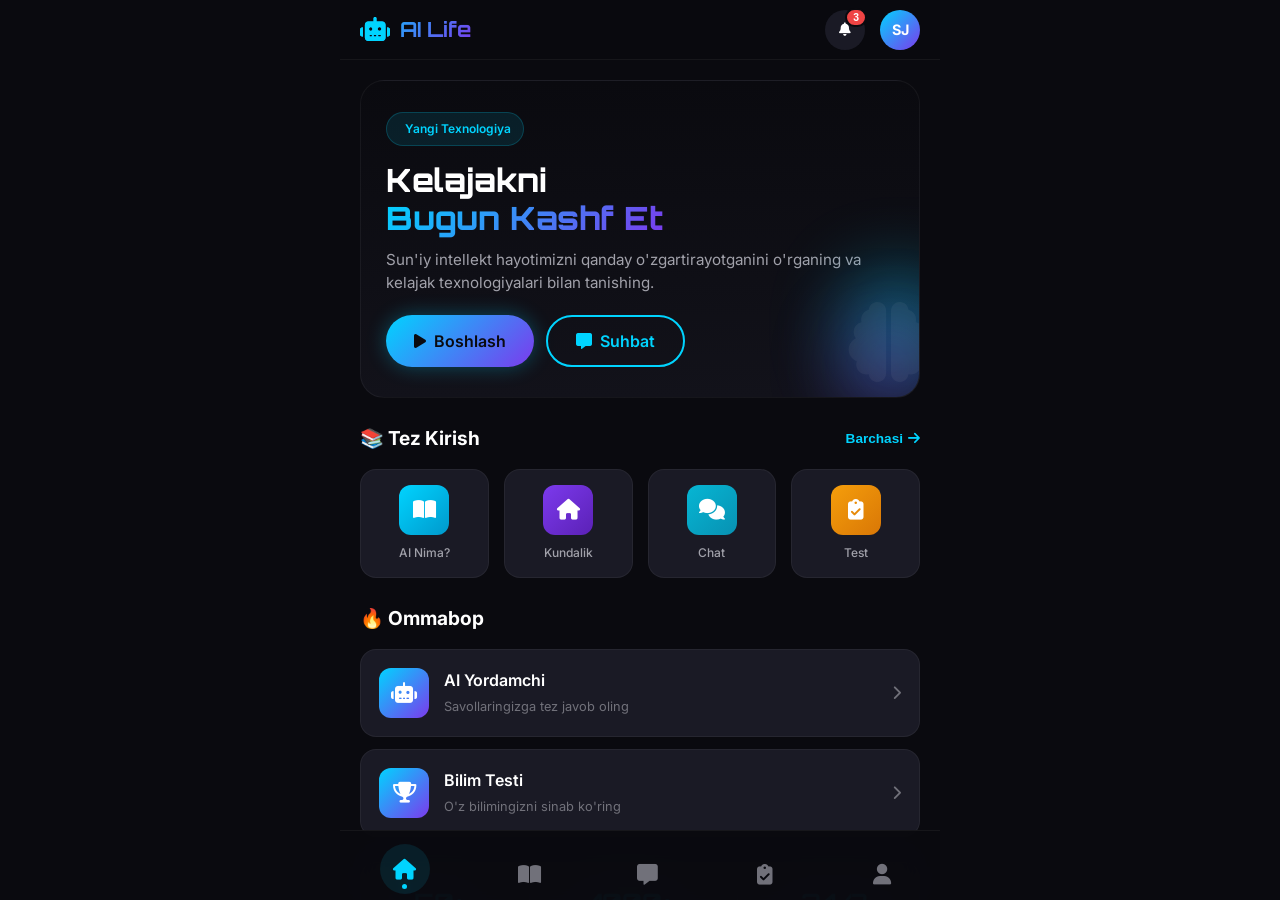
<file: index.html>
<!DOCTYPE html>
<html lang="uz">
<head>
    <meta charset="UTF-8">
    <meta name="viewport" content="width=device-width, initial-scale=1.0, maximum-scale=1.0, user-scalable=no">
    <meta name="theme-color" content="#0a0a0f">
    <meta name="apple-mobile-web-app-capable" content="yes">
    <meta name="apple-mobile-web-app-status-bar-style" content="black-translucent">
    <title>AI Life - Bosh Sahifa</title>
    <link rel="preconnect" href="https://fonts.googleapis.com">
    <link rel="preconnect" href="https://fonts.gstatic.com" crossorigin>
    <link href="https://fonts.googleapis.com/css2?family=Inter:wght@300;400;500;600;700;800&family=Orbitron:wght@400;500;600;700;800;900&display=swap" rel="stylesheet">
    <link rel="stylesheet" href="https://cdnjs.cloudflare.com/ajax/libs/font-awesome/6.4.0/css/all.min.css">
    <link rel="stylesheet" href="style.css">
</head>
<body>
    <div class="app-wrapper">
        <header class="app-header">
            <div class="header-container">
                <div class="header-left">
                    <div class="logo">
                        <i class="fa-solid fa-robot"></i>
                        <span>AI Life</span>
                    </div>
                </div>
                <div class="header-right">
                    <button class="icon-btn notification-btn" onclick="clearNotifications()">
                        <i class="fa-solid fa-bell"></i>
                        <span class="badge">3</span>
                    </button>
                    <div class="user-avatar" onclick="window.location.href='about.html'">
                        <span>SJ</span>
                    </div>
                </div>
            </div>
        </header>

        <main class="main-content">
            <section class="page active">
                <div class="page-container">
                    <div class="hero-section">
                        <div class="hero-badge">
                            <i class="fa-solid fa-sparkles"></i>
                            <span>Yangi Texnologiya</span>
                        </div>
                        <h1 class="hero-title">
                            Kelajakni <br>
                            <span class="gradient-text">Bugun Kashf Et</span>
                        </h1>
                        <p class="hero-description">
                            Sun'iy intellekt hayotimizni qanday o'zgartirayotganini o'rganing va kelajak texnologiyalari bilan tanishing.
                        </p>
                        <div class="hero-actions">
                            <button class="btn btn-primary btn-large" onclick="window.location.href='about-ai.html'">
                                <i class="fa-solid fa-play"></i>
                                Boshlash
                            </button>
                            <button class="btn btn-outline btn-large" onclick="window.location.href='chatbot.html'">
                                <i class="fa-solid fa-message"></i>
                                Suhbat
                            </button>
                        </div>
                        <div class="hero-visual">
                            <div class="glow-circle glow-1"></div>
                            <div class="glow-circle glow-2"></div>
                            <div class="hero-icon">
                                <i class="fa-solid fa-brain"></i>
                            </div>
                        </div>
                    </div>

                    <div class="section">
                        <div class="section-header">
                            <h2 class="section-title">📚 Tez Kirish</h2>
                            <button class="see-all-btn" onclick="window.location.href='about-ai.html'">
                                Barchasi
                                <i class="fa-solid fa-arrow-right"></i>
                            </button>
                        </div>
                        <div class="quick-grid">
                            <div class="quick-card" onclick="window.location.href='about-ai.html'">
                                <div class="quick-icon blue">
                                    <i class="fa-solid fa-book-open"></i>
                                </div>
                                <span class="quick-label">AI Nima?</span>
                            </div>
                            <div class="quick-card" onclick="window.location.href='ai-life.html'">
                                <div class="quick-icon purple">
                                    <i class="fa-solid fa-house"></i>
                                </div>
                                <span class="quick-label">Kundalik</span>
                            </div>
                            <div class="quick-card" onclick="window.location.href='chatbot.html'">
                                <div class="quick-icon cyan">
                                    <i class="fa-solid fa-comments"></i>
                                </div>
                                <span class="quick-label">Chat</span>
                            </div>
                            <div class="quick-card" onclick="window.location.href='test.html'">
                                <div class="quick-icon orange">
                                    <i class="fa-solid fa-clipboard-check"></i>
                                </div>
                                <span class="quick-label">Test</span>
                            </div>
                        </div>
                    </div>

                    <div class="section">
                        <div class="section-header">
                            <h2 class="section-title">🔥 Ommabop</h2>
                        </div>
                        <div class="featured-cards">
                            <div class="featured-card" onclick="window.location.href='chatbot.html'">
                                <div class="featured-icon">
                                    <i class="fa-solid fa-robot"></i>
                                </div>
                                <div class="featured-content">
                                    <h3>AI Yordamchi</h3>
                                    <p>Savollaringizga tez javob oling</p>
                                </div>
                                <div class="featured-arrow">
                                    <i class="fa-solid fa-chevron-right"></i>
                                </div>
                            </div>
                            <div class="featured-card" onclick="window.location.href='test.html'">
                                <div class="featured-icon">
                                    <i class="fa-solid fa-trophy"></i>
                                </div>
                                <div class="featured-content">
                                    <h3>Bilim Testi</h3>
                                    <p>O'z bilimingizni sinab ko'ring</p>
                                </div>
                                <div class="featured-arrow">
                                    <i class="fa-solid fa-chevron-right"></i>
                                </div>
                            </div>
                        </div>
                    </div>

                    <div class="section">
                        <div class="stats-container">
                            <div class="stat-item">
                                <div class="stat-value">50+</div>
                                <div class="stat-label">Mavzular</div>
                            </div>
                            <div class="stat-divider"></div>
                            <div class="stat-item">
                                <div class="stat-value">1000+</div>
                                <div class="stat-label">Foydalanuvchi</div>
                            </div>
                            <div class="stat-divider"></div>
                            <div class="stat-item">
                                <div class="stat-value">24/7</div>
                                <div class="stat-label">Yordam</div>
                            </div>
                        </div>
                    </div>

                    <div class="bottom-spacer"></div>
                </div>
            </section>
        </main>

        <nav class="bottom-nav">
            <div class="nav-item active" onclick="window.location.href='index.html'">
                <div class="nav-icon">
                    <i class="fa-solid fa-house"></i>
                </div>
                <span class="nav-label">Bosh sahifa</span>
            </div>
            <div class="nav-item" onclick="window.location.href='about-ai.html'">
                <div class="nav-icon">
                    <i class="fa-solid fa-book-open"></i>
                </div>
                <span class="nav-label">O'rganish</span>
            </div>
            <div class="nav-item" onclick="window.location.href='chatbot.html'">
                <div class="nav-icon">
                    <i class="fa-solid fa-message"></i>
                </div>
                <span class="nav-label">Chat</span>
            </div>
            <div class="nav-item" onclick="window.location.href='test.html'">
                <div class="nav-icon">
                    <i class="fa-solid fa-clipboard-check"></i>
                </div>
                <span class="nav-label">Test</span>
            </div>
            <div class="nav-item" onclick="window.location.href='about.html'">
                <div class="nav-icon">
                    <i class="fa-solid fa-user"></i>
                </div>
                <span class="nav-label">Profil</span>
            </div>
        </nav>
    </div>
    <script src="script.js"></script>
</body>
</html>
</file>
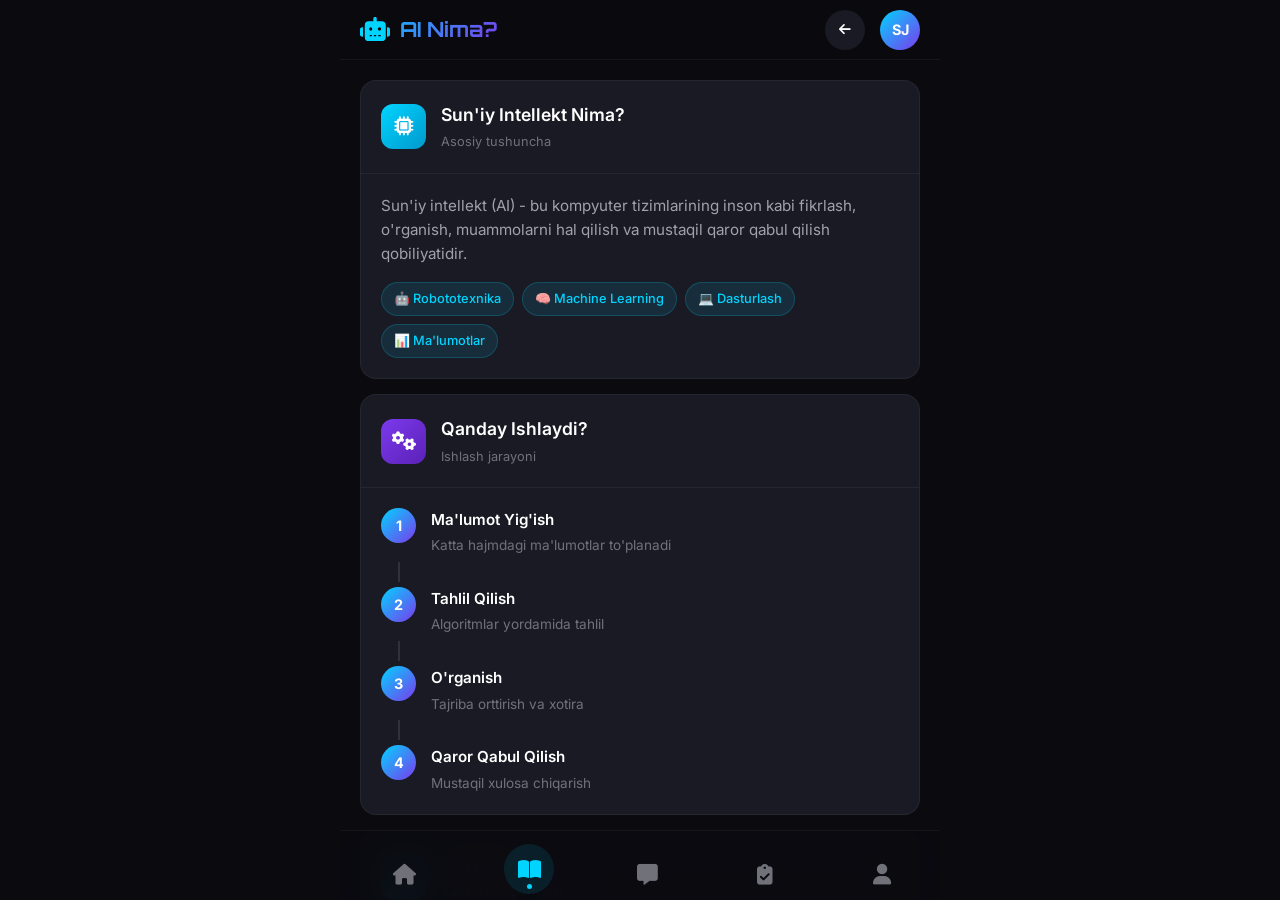
<file: abaut-ai.html>
<!DOCTYPE html>
<html lang="uz">
<head>
    <meta charset="UTF-8">
    <meta name="viewport" content="width=device-width, initial-scale=1.0, maximum-scale=1.0, user-scalable=no">
    <meta name="theme-color" content="#0a0a0f">
    <title>AI Nima? - AI Life</title>
    <link rel="preconnect" href="https://fonts.googleapis.com">
    <link rel="preconnect" href="https://fonts.gstatic.com" crossorigin>
    <link href="https://fonts.googleapis.com/css2?family=Inter:wght@300;400;500;600;700;800&family=Orbitron:wght@400;500;600;700;800;900&display=swap" rel="stylesheet">
    <link rel="stylesheet" href="https://cdnjs.cloudflare.com/ajax/libs/font-awesome/6.4.0/css/all.min.css">
    <link rel="stylesheet" href="style.css">
</head>
<body>
    <div class="app-wrapper">
        <header class="app-header">
            <div class="header-container">
                <div class="header-left">
                    <div class="logo">
                        <i class="fa-solid fa-robot"></i>
                        <span>AI Nima?</span>
                    </div>
                </div>
                <div class="header-right">
                    <button class="icon-btn" onclick="window.location.href='index.html'">
                        <i class="fa-solid fa-arrow-left"></i>
                    </button>
                    <div class="user-avatar" onclick="window.location.href='about.html'">
                        <span>SJ</span>
                    </div>
                </div>
            </div>
        </header>

        <main class="main-content">
            <section class="page active">
                <div class="page-container">
                    <div class="content-card">
                        <div class="card-header">
                            <div class="card-icon-wrapper blue">
                                <i class="fa-solid fa-microchip"></i>
                            </div>
                            <div class="card-title-group">
                                <h3>Sun'iy Intellekt Nima?</h3>
                                <p class="card-subtitle">Asosiy tushuncha</p>
                            </div>
                        </div>
                        <div class="card-body">
                            <p class="card-text">
                                Sun'iy intellekt (AI) - bu kompyuter tizimlarining inson kabi fikrlash, o'rganish, 
                                muammolarni hal qilish va mustaqil qaror qabul qilish qobiliyatidir.
                            </p>
                            <div class="info-tags">
                                <span class="info-tag">🤖 Robototexnika</span>
                                <span class="info-tag">🧠 Machine Learning</span>
                                <span class="info-tag">💻 Dasturlash</span>
                                <span class="info-tag">📊 Ma'lumotlar</span>
                            </div>
                        </div>
                    </div>

                    <div class="content-card">
                        <div class="card-header">
                            <div class="card-icon-wrapper purple">
                                <i class="fa-solid fa-gears"></i>
                            </div>
                            <div class="card-title-group">
                                <h3>Qanday Ishlaydi?</h3>
                                <p class="card-subtitle">Ishlash jarayoni</p>
                            </div>
                        </div>
                        <div class="card-body">
                            <div class="process-flow">
                                <div class="process-step">
                                    <div class="step-number">1</div>
                                    <div class="step-content">
                                        <h4>Ma'lumot Yig'ish</h4>
                                        <p>Katta hajmdagi ma'lumotlar to'planadi</p>
                                    </div>
                                </div>
                                <div class="process-connector"></div>
                                <div class="process-step">
                                    <div class="step-number">2</div>
                                    <div class="step-content">
                                        <h4>Tahlil Qilish</h4>
                                        <p>Algoritmlar yordamida tahlil</p>
                                    </div>
                                </div>
                                <div class="process-connector"></div>
                                <div class="process-step">
                                    <div class="step-number">3</div>
                                    <div class="step-content">
                                        <h4>O'rganish</h4>
                                        <p>Tajriba orttirish va xotira</p>
                                    </div>
                                </div>
                                <div class="process-connector"></div>
                                <div class="process-step">
                                    <div class="step-number">4</div>
                                    <div class="step-content">
                                        <h4>Qaror Qabul Qilish</h4>
                                        <p>Mustaqil xulosa chiqarish</p>
                                    </div>
                                </div>
                            </div>
                        </div>
                    </div>

                    <div class="content-card">
                        <div class="card-header">
                            <div class="card-icon-wrapper cyan">
                                <i class="fa-solid fa-layer-group"></i>
                            </div>
                            <div class="card-title-group">
                                <h3>AI Turlari</h3>
                                <p class="card-subtitle">Asosiy kategoriyalar</p>
                            </div>
                        </div>
                        <div class="card-body">
                            <div class="type-grid">
                                <div class="type-item">
                                    <div class="type-emoji">🎯</div>
                                    <h4>Zaif AI</h4>
                                    <p>Ma'lum bir vazifa uchun (Siri, Alexa)</p>
                                </div>
                                <div class="type-item">
                                    <div class="type-emoji">🚀</div>
                                    <h4>Kuchli AI</h4>
                                    <p>Inson kabi har qanday vazifa (Kelajak)</p>
                                </div>
                                <div class="type-item">
                                    <div class="type-emoji">⭐</div>
                                    <h4>Super AI</h4>
                                    <p>Inson intellektidan ustun (Fantastika)</p>
                                </div>
                            </div>
                        </div>
                    </div>

                    <div class="content-card">
                        <div class="card-header">
                            <div class="card-icon-wrapper orange">
                                <i class="fa-solid fa-lightbulb"></i>
                            </div>
                            <div class="card-title-group">
                                <h3>Qiziqarli Faktlar</h3>
                                <p class="card-subtitle">AI haqida</p>
                            </div>
                        </div>
                        <div class="card-body">
                            <ul class="fact-list">
                                <li>
                                    <i class="fa-solid fa-check-circle"></i>
                                    <span>AI atamasi ilk bor 1956 yilda ishlatilgan</span>
                                </li>
                                <li>
                                    <i class="fa-solid fa-check-circle"></i>
                                    <span>Deep Blue 1997 yilda shaxmat bo'yicha jahon chempionini yutgan</span>
                                </li>
                                <li>
                                    <i class="fa-solid fa-check-circle"></i>
                                    <span>Har kuni 2.5 quintillion bayt ma'lumot yaratiladi</span>
                                </li>
                                <li>
                                    <i class="fa-solid fa-check-circle"></i>
                                    <span>AI tibbiyotda 95% aniqlik bilan tashxis qo'ya oladi</span>
                                </li>
                            </ul>
                        </div>
                    </div>

                    <div class="bottom-spacer"></div>
                </div>
            </section>
        </main>

        <nav class="bottom-nav">
            <div class="nav-item" onclick="window.location.href='index.html'">
                <div class="nav-icon"><i class="fa-solid fa-house"></i></div>
                <span class="nav-label">Bosh sahifa</span>
            </div>
            <div class="nav-item active" onclick="window.location.href='about-ai.html'">
                <div class="nav-icon"><i class="fa-solid fa-book-open"></i></div>
                <span class="nav-label">O'rganish</span>
            </div>
            <div class="nav-item" onclick="window.location.href='chatbot.html'">
                <div class="nav-icon"><i class="fa-solid fa-message"></i></div>
                <span class="nav-label">Chat</span>
            </div>
            <div class="nav-item" onclick="window.location.href='test.html'">
                <div class="nav-icon"><i class="fa-solid fa-clipboard-check"></i></div>
                <span class="nav-label">Test</span>
            </div>
            <div class="nav-item" onclick="window.location.href='about.html'">
                <div class="nav-icon"><i class="fa-solid fa-user"></i></div>
                <span class="nav-label">Profil</span>
            </div>
        </nav>
    </div>
    <script src="script.js"></script>
</body>
</html>
</file>
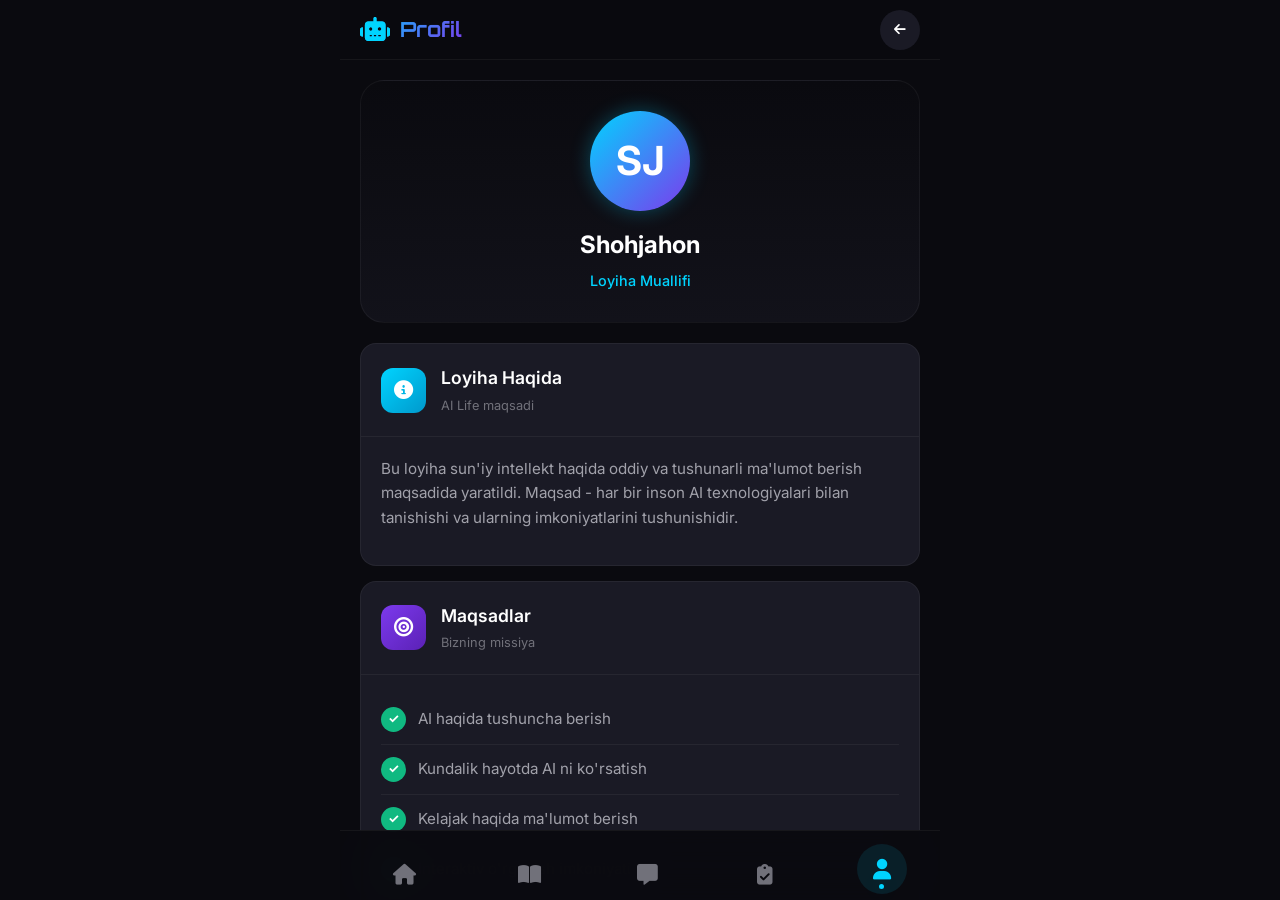
<file: abaut.html>
<!DOCTYPE html>
<html lang="uz">
<head>
    <meta charset="UTF-8">
    <meta name="viewport" content="width=device-width, initial-scale=1.0, maximum-scale=1.0, user-scalable=no">
    <meta name="theme-color" content="#0a0a0f">
    <title>Biz Haqimizda - AI Life</title>
    <link rel="preconnect" href="https://fonts.googleapis.com">
    <link rel="preconnect" href="https://fonts.gstatic.com" crossorigin>
    <link href="https://fonts.googleapis.com/css2?family=Inter:wght@300;400;500;600;700;800&family=Orbitron:wght@400;500;600;700;800;900&display=swap" rel="stylesheet">
    <link rel="stylesheet" href="https://cdnjs.cloudflare.com/ajax/libs/font-awesome/6.4.0/css/all.min.css">
    <link rel="stylesheet" href="style.css">
</head>
<body>
    <div class="app-wrapper">
        <header class="app-header">
            <div class="header-container">
                <div class="header-left">
                    <div class="logo">
                        <i class="fa-solid fa-robot"></i>
                        <span>Profil</span>
                    </div>
                </div>
                <div class="header-right">
                    <button class="icon-btn" onclick="window.location.href='index.html'">
                        <i class="fa-solid fa-arrow-left"></i>
                    </button>
                </div>
            </div>
        </header>

        <main class="main-content">
            <section class="page active">
                <div class="page-container">
                    <div class="profile-header">
                        <div class="profile-avatar">
                            <span>SJ</span>
                        </div>
                        <h2>Shohjahon</h2>
                        <p class="profile-role">Loyiha Muallifi</p>
                    </div>

                    <div class="content-card">
                        <div class="card-header">
                            <div class="card-icon-wrapper blue">
                                <i class="fa-solid fa-circle-info"></i>
                            </div>
                            <div class="card-title-group">
                                <h3>Loyiha Haqida</h3>
                                <p class="card-subtitle">AI Life maqsadi</p>
                            </div>
                        </div>
                        <div class="card-body">
                            <p class="card-text">
                                Bu loyiha sun'iy intellekt haqida oddiy va tushunarli ma'lumot berish 
                                maqsadida yaratildi. Maqsad - har bir inson AI texnologiyalari bilan 
                                tanishishi va ularning imkoniyatlarini tushunishidir.
                            </p>
                        </div>
                    </div>

                    <div class="content-card">
                        <div class="card-header">
                            <div class="card-icon-wrapper purple">
                                <i class="fa-solid fa-bullseye"></i>
                            </div>
                            <div class="card-title-group">
                                <h3>Maqsadlar</h3>
                                <p class="card-subtitle">Bizning missiya</p>
                            </div>
                        </div>
                        <div class="card-body">
                            <ul class="goal-list">
                                <li>
                                    <div class="goal-icon">✓</div>
                                    <div class="goal-text">AI haqida tushuncha berish</div>
                                </li>
                                <li>
                                    <div class="goal-icon">✓</div>
                                    <div class="goal-text">Kundalik hayotda AI ni ko'rsatish</div>
                                </li>
                                <li>
                                    <div class="goal-icon">✓</div>
                                    <div class="goal-text">Kelajak haqida ma'lumot berish</div>
                                </li>
                                <li>
                                    <div class="goal-icon">✓</div>
                                    <div class="goal-text">Interaktiv o'rganish imkoniyati</div>
                                </li>
                            </ul>
                        </div>
                    </div>

                    <div class="content-card">
                        <div class="card-header">
                            <div class="card-icon-wrapper cyan">
                                <i class="fa-solid fa-envelope"></i>
                            </div>
                            <div class="card-title-group">
                                <h3>Aloqa</h3>
                                <p class="card-subtitle">Biz bilan bog'laning</p>
                            </div>
                        </div>
                        <div class="card-body">
                            <div class="contact-list">
                                <div class="contact-item">
                                    <i class="fa-solid fa-envelope"></i>
                                    <span>info@ailife.uz</span>
                                </div>
                                <div class="contact-item">
                                    <i class="fa-solid fa-location-dot"></i>
                                    <span>Toshkent, O'zbekiston</span>
                                </div>
                                <div class="contact-item">
                                    <i class="fa-solid fa-globe"></i>
                                    <span>www.ailife.uz</span>
                                </div>
                            </div>
                            <div class="social-links">
                                <a href="#" class="social-btn"><i class="fa-brands fa-telegram"></i></a>
                                <a href="#" class="social-btn"><i class="fa-brands fa-instagram"></i></a>
                                <a href="#" class="social-btn"><i class="fa-brands fa-youtube"></i></a>
                                <a href="#" class="social-btn"><i class="fa-brands fa-github"></i></a>
                            </div>
                        </div>
                    </div>

                    <div class="quick-grid" style="margin-top: 20px;">
                        <div class="quick-card" onclick="window.location.href='gallery.html'">
                            <div class="quick-icon pink">
                                <i class="fa-solid fa-images"></i>
                            </div>
                            <span class="quick-label">Galereya</span>
                        </div>
                        <div class="quick-card" onclick="window.location.href='future.html'">
                            <div class="quick-icon green">
                                <i class="fa-solid fa-rocket"></i>
                            </div>
                            <span class="quick-label">Kelajak</span>
                        </div>
                    </div>

                    <div class="app-version">
                        <p>Versiya 1.0.0</p>
                        <p>&copy; 2024 AI Life. Barcha huquqlar himoyalangan.</p>
                    </div>

                    <div class="bottom-spacer"></div>
                </div>
            </section>
        </main>

        <nav class="bottom-nav">
            <div class="nav-item" onclick="window.location.href='index.html'">
                <div class="nav-icon"><i class="fa-solid fa-house"></i></div>
                <span class="nav-label">Bosh sahifa</span>
            </div>
            <div class="nav-item" onclick="window.location.href='about-ai.html'">
                <div class="nav-icon"><i class="fa-solid fa-book-open"></i></div>
                <span class="nav-label">O'rganish</span>
            </div>
            <div class="nav-item" onclick="window.location.href='chatbot.html'">
                <div class="nav-icon"><i class="fa-solid fa-message"></i></div>
                <span class="nav-label">Chat</span>
            </div>
            <div class="nav-item" onclick="window.location.href='test.html'">
                <div class="nav-icon"><i class="fa-solid fa-clipboard-check"></i></div>
                <span class="nav-label">Test</span>
            </div>
            <div class="nav-item active" onclick="window.location.href='about.html'">
                <div class="nav-icon"><i class="fa-solid fa-user"></i></div>
                <span class="nav-label">Profil</span>
            </div>
        </nav>
    </div>
    <script src="script.js"></script>
</body>
</html>
</file>
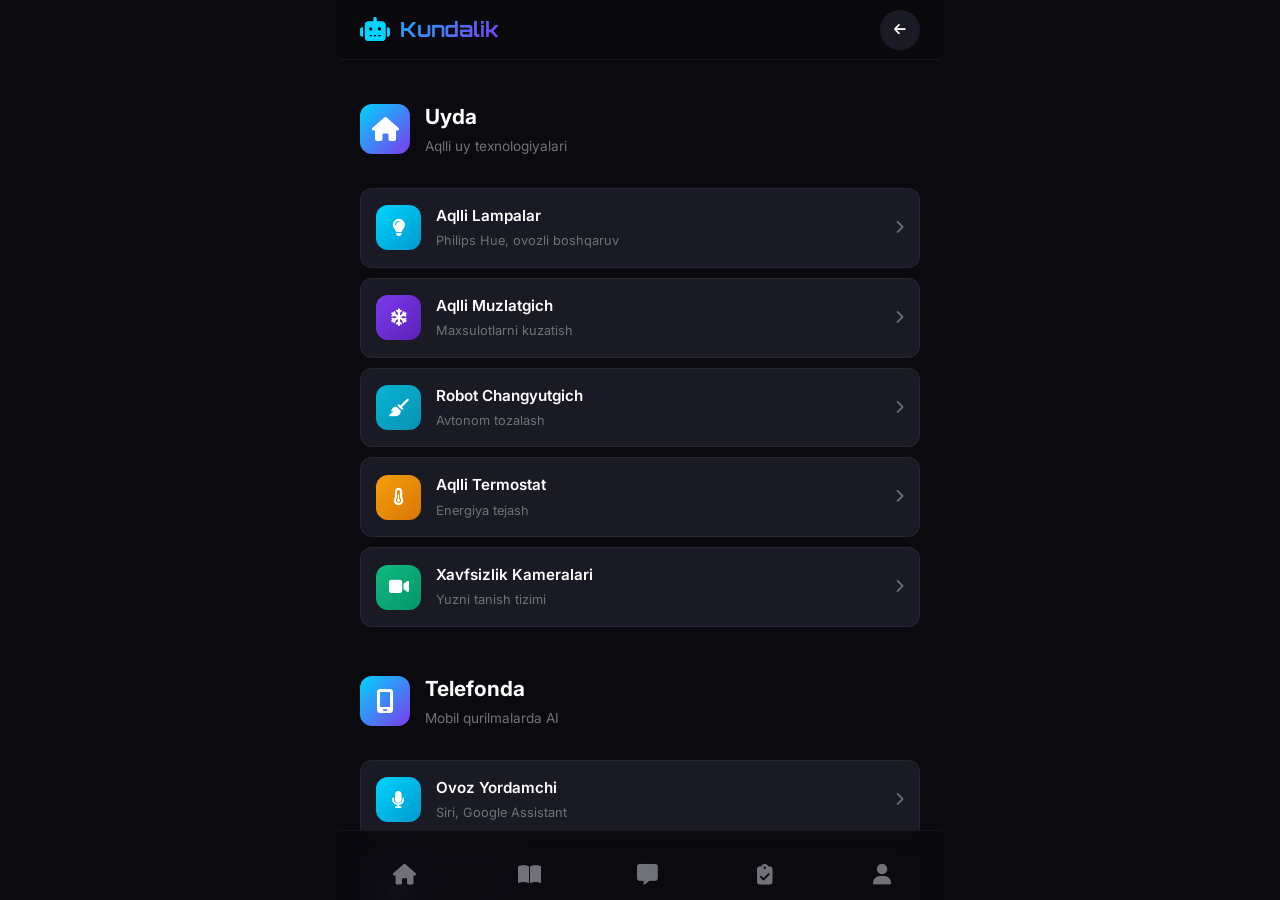
<file: ai-life.html>
<!DOCTYPE html>
<html lang="uz">
<head>
    <meta charset="UTF-8">
    <meta name="viewport" content="width=device-width, initial-scale=1.0, maximum-scale=1.0, user-scalable=no">
    <meta name="theme-color" content="#0a0a0f">
    <title>Kundalik Hayot - AI Life</title>
    <link rel="preconnect" href="https://fonts.googleapis.com">
    <link rel="preconnect" href="https://fonts.gstatic.com" crossorigin>
    <link href="https://fonts.googleapis.com/css2?family=Inter:wght@300;400;500;600;700;800&family=Orbitron:wght@400;500;600;700;800;900&display=swap" rel="stylesheet">
    <link rel="stylesheet" href="https://cdnjs.cloudflare.com/ajax/libs/font-awesome/6.4.0/css/all.min.css">
    <link rel="stylesheet" href="style.css">
</head>
<body>
    <div class="app-wrapper">
        <header class="app-header">
            <div class="header-container">
                <div class="header-left">
                    <div class="logo">
                        <i class="fa-solid fa-robot"></i>
                        <span>Kundalik</span>
                    </div>
                </div>
                <div class="header-right">
                    <button class="icon-btn" onclick="window.location.href='index.html'">
                        <i class="fa-solid fa-arrow-left"></i>
                    </button>
                </div>
            </div>
        </header>

        <main class="main-content">
            <section class="page active">
                <div class="page-container">
                    <div class="category-header">
                        <div class="category-icon">
                            <i class="fa-solid fa-house"></i>
                        </div>
                        <div>
                            <h2>Uyda</h2>
                            <p>Aqlli uy texnologiyalari</p>
                        </div>
                    </div>

                    <div class="feature-list">
                        <div class="feature-item">
                            <div class="feature-icon blue">
                                <i class="fa-solid fa-lightbulb"></i>
                            </div>
                            <div class="feature-content">
                                <h4>Aqlli Lampalar</h4>
                                <p>Philips Hue, ovozli boshqaruv</p>
                            </div>
                            <i class="fa-solid fa-chevron-right feature-arrow"></i>
                        </div>
                        <div class="feature-item">
                            <div class="feature-icon purple">
                                <i class="fa-solid fa-snowflake"></i>
                            </div>
                            <div class="feature-content">
                                <h4>Aqlli Muzlatgich</h4>
                                <p>Maxsulotlarni kuzatish</p>
                            </div>
                            <i class="fa-solid fa-chevron-right feature-arrow"></i>
                        </div>
                        <div class="feature-item">
                            <div class="feature-icon cyan">
                                <i class="fa-solid fa-broom"></i>
                            </div>
                            <div class="feature-content">
                                <h4>Robot Changyutgich</h4>
                                <p>Avtonom tozalash</p>
                            </div>
                            <i class="fa-solid fa-chevron-right feature-arrow"></i>
                        </div>
                        <div class="feature-item">
                            <div class="feature-icon orange">
                                <i class="fa-solid fa-temperature-half"></i>
                            </div>
                            <div class="feature-content">
                                <h4>Aqlli Termostat</h4>
                                <p>Energiya tejash</p>
                            </div>
                            <i class="fa-solid fa-chevron-right feature-arrow"></i>
                        </div>
                        <div class="feature-item">
                            <div class="feature-icon green">
                                <i class="fa-solid fa-video"></i>
                            </div>
                            <div class="feature-content">
                                <h4>Xavfsizlik Kameralari</h4>
                                <p>Yuzni tanish tizimi</p>
                            </div>
                            <i class="fa-solid fa-chevron-right feature-arrow"></i>
                        </div>
                    </div>

                    <div class="category-header">
                        <div class="category-icon">
                            <i class="fa-solid fa-mobile-screen"></i>
                        </div>
                        <div>
                            <h2>Telefonda</h2>
                            <p>Mobil qurilmalarda AI</p>
                        </div>
                    </div>

                    <div class="feature-list">
                        <div class="feature-item">
                            <div class="feature-icon blue">
                                <i class="fa-solid fa-microphone"></i>
                            </div>
                            <div class="feature-content">
                                <h4>Ovoz Yordamchi</h4>
                                <p>Siri, Google Assistant</p>
                            </div>
                            <i class="fa-solid fa-chevron-right feature-arrow"></i>
                        </div>
                        <div class="feature-item">
                            <div class="feature-icon purple">
                                <i class="fa-solid fa-face-smile"></i>
                            </div>
                            <div class="feature-content">
                                <h4>FaceID</h4>
                                <p>Yuzni tanish tizimi</p>
                            </div>
                            <i class="fa-solid fa-chevron-right feature-arrow"></i>
                        </div>
                        <div class="feature-item">
                            <div class="feature-icon cyan">
                                <i class="fa-solid fa-camera"></i>
                            </div>
                            <div class="feature-content">
                                <h4>Kamera AI</h4>
                                <p>Rasm optimallashtirish</p>
                            </div>
                            <i class="fa-solid fa-chevron-right feature-arrow"></i>
                        </div>
                        <div class="feature-item">
                            <div class="feature-icon orange">
                                <i class="fa-solid fa-keyboard"></i>
                            </div>
                            <div class="feature-content">
                                <h4>Ovozli Matn</h4>
                                <p>Ovozni matnga aylantirish</p>
                            </div>
                            <i class="fa-solid fa-chevron-right feature-arrow"></i>
                        </div>
                    </div>

                    <div class="category-header">
                        <div class="category-icon">
                            <i class="fa-solid fa-globe"></i>
                        </div>
                        <div>
                            <h2>Internetda</h2>
                            <p>Onlayn xizmatlarda AI</p>
                        </div>
                    </div>

                    <div class="feature-list">
                        <div class="feature-item">
                            <div class="feature-icon blue">
                                <i class="fa-brands fa-tiktok"></i>
                            </div>
                            <div class="feature-content">
                                <h4>Tavsiya Tizimlari</h4>
                                <p>TikTok, Instagram, YouTube</p>
                            </div>
                            <i class="fa-solid fa-chevron-right feature-arrow"></i>
                        </div>
                        <div class="feature-item">
                            <div class="feature-icon purple">
                                <i class="fa-brands fa-google"></i>
                            </div>
                            <div class="feature-content">
                                <h4>Qidiruv Tizimi</h4>
                                <p>Google qidiruv algoritmlari</p>
                            </div>
                            <i class="fa-solid fa-chevron-right feature-arrow"></i>
                        </div>
                        <div class="feature-item">
                            <div class="feature-icon cyan">
                                <i class="fa-solid fa-comments"></i>
                            </div>
                            <div class="feature-content">
                                <h4>Chatbotlar</h4>
                                <p>Mijozlar xizmati</p>
                            </div>
                            <i class="fa-solid fa-chevron-right feature-arrow"></i>
                        </div>
                        <div class="feature-item">
                            <div class="feature-icon orange">
                                <i class="fa-solid fa-language"></i>
                            </div>
                            <div class="feature-content">
                                <h4>Tarjimon</h4>
                                <p>Google Translate, DeepL</p>
                            </div>
                            <i class="fa-solid fa-chevron-right feature-arrow"></i>
                        </div>
                    </div>

                    <div class="bottom-spacer"></div>
                </div>
            </section>
        </main>

        <nav class="bottom-nav">
            <div class="nav-item" onclick="window.location.href='index.html'">
                <div class="nav-icon"><i class="fa-solid fa-house"></i></div>
                <span class="nav-label">Bosh sahifa</span>
            </div>
            <div class="nav-item" onclick="window.location.href='about-ai.html'">
                <div class="nav-icon"><i class="fa-solid fa-book-open"></i></div>
                <span class="nav-label">O'rganish</span>
            </div>
            <div class="nav-item" onclick="window.location.href='chatbot.html'">
                <div class="nav-icon"><i class="fa-solid fa-message"></i></div>
                <span class="nav-label">Chat</span>
            </div>
            <div class="nav-item" onclick="window.location.href='test.html'">
                <div class="nav-icon"><i class="fa-solid fa-clipboard-check"></i></div>
                <span class="nav-label">Test</span>
            </div>
            <div class="nav-item" onclick="window.location.href='about.html'">
                <div class="nav-icon"><i class="fa-solid fa-user"></i></div>
                <span class="nav-label">Profil</span>
            </div>
        </nav>
    </div>
    <script src="script.js"></script>
</body>
</html>
</file>
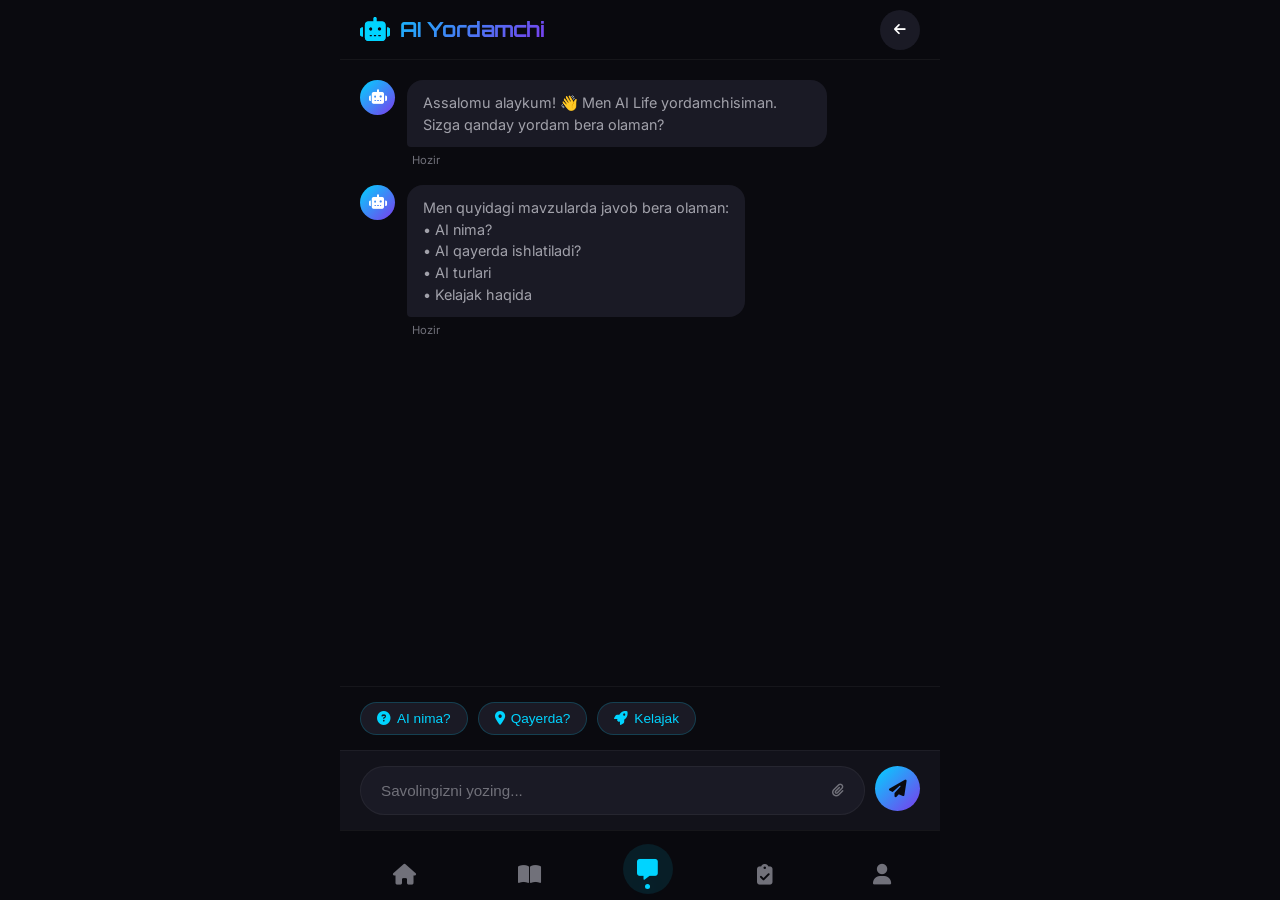
<file: chatbot.html>
<!DOCTYPE html>
<html lang="uz">
<head>
    <meta charset="UTF-8">
    <meta name="viewport" content="width=device-width, initial-scale=1.0, maximum-scale=1.0, user-scalable=no">
    <meta name="theme-color" content="#0a0a0f">
    <title>AI Yordamchi - AI Life</title>
    <link rel="preconnect" href="https://fonts.googleapis.com">
    <link rel="preconnect" href="https://fonts.gstatic.com" crossorigin>
    <link href="https://fonts.googleapis.com/css2?family=Inter:wght@300;400;500;600;700;800&family=Orbitron:wght@400;500;600;700;800;900&display=swap" rel="stylesheet">
    <link rel="stylesheet" href="https://cdnjs.cloudflare.com/ajax/libs/font-awesome/6.4.0/css/all.min.css">
    <link rel="stylesheet" href="style.css">
</head>
<body>
    <div class="app-wrapper">
        <header class="app-header">
            <div class="header-container">
                <div class="header-left">
                    <div class="logo">
                        <i class="fa-solid fa-robot"></i>
                        <span>AI Yordamchi</span>
                    </div>
                </div>
                <div class="header-right">
                    <button class="icon-btn" onclick="window.location.href='index.html'">
                        <i class="fa-solid fa-arrow-left"></i>
                    </button>
                </div>
            </div>
        </header>

        <main class="main-content">
            <section class="page active">
                <div class="chat-container">
                    <div class="chat-window" id="chatWindow">
                        <div class="chat-message bot">
                            <div class="message-avatar">
                                <i class="fa-solid fa-robot"></i>
                            </div>
                            <div class="message-content">
                                <div class="message-bubble">
                                    Assalomu alaykum! 👋 Men AI Life yordamchisiman. Sizga qanday yordam bera olaman?
                                </div>
                                <div class="message-time">Hozir</div>
                            </div>
                        </div>
                        <div class="chat-message bot">
                            <div class="message-avatar">
                                <i class="fa-solid fa-robot"></i>
                            </div>
                            <div class="message-content">
                                <div class="message-bubble">
                                    Men quyidagi mavzularda javob bera olaman:
                                    <br>• AI nima?
                                    <br>• AI qayerda ishlatiladi?
                                    <br>• AI turlari
                                    <br>• Kelajak haqida
                                </div>
                                <div class="message-time">Hozir</div>
                            </div>
                        </div>
                    </div>

                    <div class="chat-suggestions">
                        <button class="suggestion-chip" onclick="quickAsk('AI nima?')">
                            <i class="fa-solid fa-circle-question"></i>
                            AI nima?
                        </button>
                        <button class="suggestion-chip" onclick="quickAsk('AI qayerda ishlatiladi?')">
                            <i class="fa-solid fa-location-dot"></i>
                            Qayerda?
                        </button>
                        <button class="suggestion-chip" onclick="quickAsk('Kelajak qanday bo\'ladi?')">
                            <i class="fa-solid fa-rocket"></i>
                            Kelajak
                        </button>
                    </div>

                    <div class="chat-input-container">
                        <div class="input-wrapper">
                            <input type="text" id="chatInput" placeholder="Savolingizni yozing..." autocomplete="off">
                            <button class="attach-btn">
                                <i class="fa-solid fa-paperclip"></i>
                            </button>
                        </div>
                        <button class="send-btn" onclick="sendChat()">
                            <i class="fa-solid fa-paper-plane"></i>
                        </button>
                    </div>
                </div>
            </section>
        </main>

        <nav class="bottom-nav">
            <div class="nav-item" onclick="window.location.href='index.html'">
                <div class="nav-icon"><i class="fa-solid fa-house"></i></div>
                <span class="nav-label">Bosh sahifa</span>
            </div>
            <div class="nav-item" onclick="window.location.href='about-ai.html'">
                <div class="nav-icon"><i class="fa-solid fa-book-open"></i></div>
                <span class="nav-label">O'rganish</span>
            </div>
            <div class="nav-item active" onclick="window.location.href='chatbot.html'">
                <div class="nav-icon"><i class="fa-solid fa-message"></i></div>
                <span class="nav-label">Chat</span>
            </div>
            <div class="nav-item" onclick="window.location.href='test.html'">
                <div class="nav-icon"><i class="fa-solid fa-clipboard-check"></i></div>
                <span class="nav-label">Test</span>
            </div>
            <div class="nav-item" onclick="window.location.href='about.html'">
                <div class="nav-icon"><i class="fa-solid fa-user"></i></div>
                <span class="nav-label">Profil</span>
            </div>
        </nav>
    </div>
    <script src="script.js"></script>
</body>
</html>
</file>
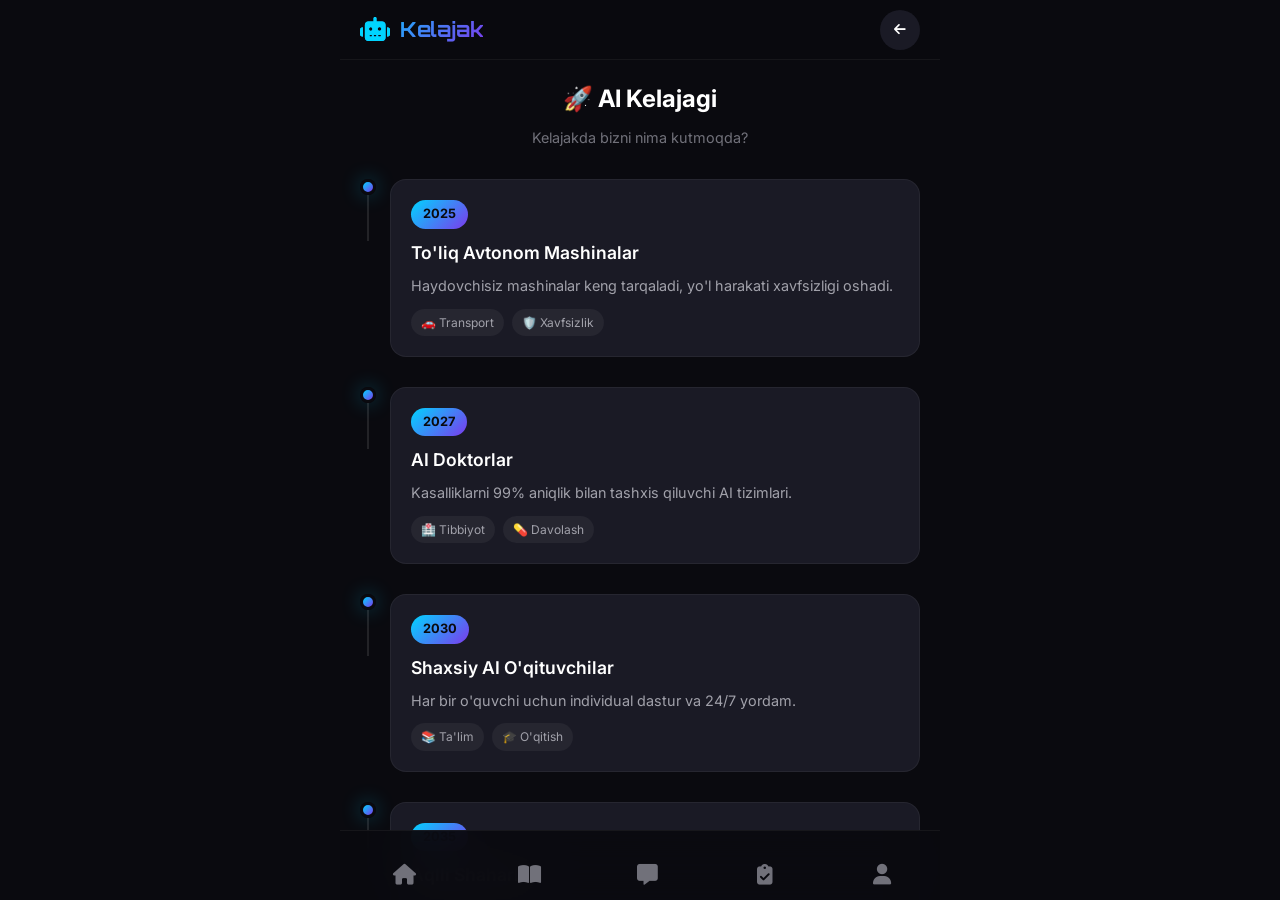
<file: future.html>
<!DOCTYPE html>
<html lang="uz">
<head>
    <meta charset="UTF-8">
    <meta name="viewport" content="width=device-width, initial-scale=1.0, maximum-scale=1.0, user-scalable=no">
    <meta name="theme-color" content="#0a0a0f">
    <title>Kelajak - AI Life</title>
    <link rel="preconnect" href="https://fonts.googleapis.com">
    <link rel="preconnect" href="https://fonts.gstatic.com" crossorigin>
    <link href="https://fonts.googleapis.com/css2?family=Inter:wght@300;400;500;600;700;800&family=Orbitron:wght@400;500;600;700;800;900&display=swap" rel="stylesheet">
    <link rel="stylesheet" href="https://cdnjs.cloudflare.com/ajax/libs/font-awesome/6.4.0/css/all.min.css">
    <link rel="stylesheet" href="style.css">
</head>
<body>
    <div class="app-wrapper">
        <header class="app-header">
            <div class="header-container">
                <div class="header-left">
                    <div class="logo">
                        <i class="fa-solid fa-robot"></i>
                        <span>Kelajak</span>
                    </div>
                </div>
                <div class="header-right">
                    <button class="icon-btn" onclick="window.location.href='index.html'">
                        <i class="fa-solid fa-arrow-left"></i>
                    </button>
                </div>
            </div>
        </header>

        <main class="main-content">
            <section class="page active">
                <div class="page-container">
                    <div class="future-header">
                        <h2>🚀 AI Kelajagi</h2>
                        <p>Kelajakda bizni nima kutmoqda?</p>
                    </div>

                    <div class="timeline">
                        <div class="timeline-item">
                            <div class="timeline-marker">
                                <div class="marker-dot"></div>
                                <div class="marker-line"></div>
                            </div>
                            <div class="timeline-content">
                                <div class="timeline-year">2025</div>
                                <h3>To'liq Avtonom Mashinalar</h3>
                                <p>Haydovchisiz mashinalar keng tarqaladi, yo'l harakati xavfsizligi oshadi.</p>
                                <div class="timeline-tags">
                                    <span class="timeline-tag">🚗 Transport</span>
                                    <span class="timeline-tag">🛡️ Xavfsizlik</span>
                                </div>
                            </div>
                        </div>

                        <div class="timeline-item">
                            <div class="timeline-marker">
                                <div class="marker-dot"></div>
                                <div class="marker-line"></div>
                            </div>
                            <div class="timeline-content">
                                <div class="timeline-year">2027</div>
                                <h3>AI Doktorlar</h3>
                                <p>Kasalliklarni 99% aniqlik bilan tashxis qiluvchi AI tizimlari.</p>
                                <div class="timeline-tags">
                                    <span class="timeline-tag">🏥 Tibbiyot</span>
                                    <span class="timeline-tag">💊 Davolash</span>
                                </div>
                            </div>
                        </div>

                        <div class="timeline-item">
                            <div class="timeline-marker">
                                <div class="marker-dot"></div>
                                <div class="marker-line"></div>
                            </div>
                            <div class="timeline-content">
                                <div class="timeline-year">2030</div>
                                <h3>Shaxsiy AI O'qituvchilar</h3>
                                <p>Har bir o'quvchi uchun individual dastur va 24/7 yordam.</p>
                                <div class="timeline-tags">
                                    <span class="timeline-tag">📚 Ta'lim</span>
                                    <span class="timeline-tag">🎓 O'qitish</span>
                                </div>
                            </div>
                        </div>

                        <div class="timeline-item">
                            <div class="timeline-marker">
                                <div class="marker-dot"></div>
                                <div class="marker-line"></div>
                            </div>
                            <div class="timeline-content">
                                <div class="timeline-year">2035</div>
                                <h3>Aqlli Shaharlar</h3>
                                <p>Transport, energiya va xavfsizlik to'liq avtomatlashadi.</p>
                                <div class="timeline-tags">
                                    <span class="timeline-tag">🏙️ Shahar</span>
                                    <span class="timeline-tag">⚡ Energiya</span>
                                </div>
                            </div>
                        </div>

                        <div class="timeline-item">
                            <div class="timeline-marker">
                                <div class="marker-dot"></div>
                            </div>
                            <div class="timeline-content">
                                <div class="timeline-year">2040+</div>
                                <h3>Inson-AI Integratsiyasi</h3>
                                <p>Texnologiya va inson o'rtasidagi chegaralar yo'qoladi.</p>
                                <div class="timeline-tags">
                                    <span class="timeline-tag">🧬 Biotech</span>
                                    <span class="timeline-tag">🤖 Robotlar</span>
                                </div>
                            </div>
                        </div>
                    </div>

                    <div class="future-quote">
                        <i class="fa-solid fa-quote-left"></i>
                        <p>"Kelajak - bu bugundan boshlanadi. AI bilan birga yangi dunyo quramiz."</p>
                        <i class="fa-solid fa-quote-right"></i>
                    </div>

                    <div class="bottom-spacer"></div>
                </div>
            </section>
        </main>

        <nav class="bottom-nav">
            <div class="nav-item" onclick="window.location.href='index.html'">
                <div class="nav-icon"><i class="fa-solid fa-house"></i></div>
                <span class="nav-label">Bosh sahifa</span>
            </div>
            <div class="nav-item" onclick="window.location.href='about-ai.html'">
                <div class="nav-icon"><i class="fa-solid fa-book-open"></i></div>
                <span class="nav-label">O'rganish</span>
            </div>
            <div class="nav-item" onclick="window.location.href='chatbot.html'">
                <div class="nav-icon"><i class="fa-solid fa-message"></i></div>
                <span class="nav-label">Chat</span>
            </div>
            <div class="nav-item" onclick="window.location.href='test.html'">
                <div class="nav-icon"><i class="fa-solid fa-clipboard-check"></i></div>
                <span class="nav-label">Test</span>
            </div>
            <div class="nav-item" onclick="window.location.href='about.html'">
                <div class="nav-icon"><i class="fa-solid fa-user"></i></div>
                <span class="nav-label">Profil</span>
            </div>
        </nav>
    </div>
    <script src="script.js"></script>
</body>
</html>
</file>
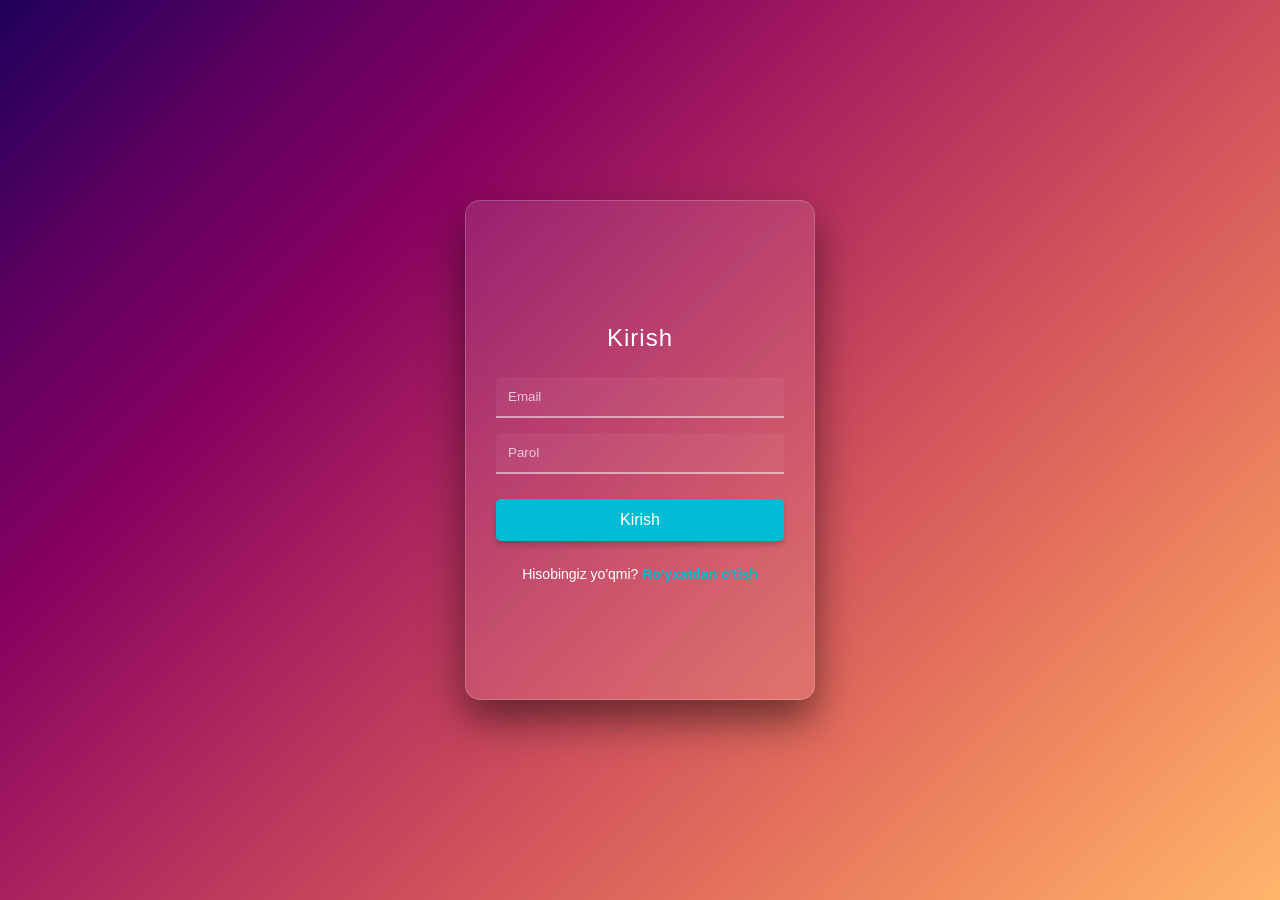
<file: registratsiya.html>
<!DOCTYPE html>
<html lang="uz">
<head>
    <meta charset="UTF-8">
    <meta name="viewport" content="width=device-width, initial-scale=1.0">
    <title>3D Registratsiya / Kirish Shakli</title>
    
    <style>
        /* =================================
           1. CSS STYLING (Boshlanish)
           ================================= */

        /* Asosiy sozlamalar */
        body {
            display: flex;
            justify-content: center;
            align-items: center;
            min-height: 100vh;
            margin: 0;
            font-family: 'Segoe UI', Tahoma, Geneva, Verdana, sans-serif;
            background: linear-gradient(135deg, #1f005c, #5b0060, #870160, #ac255e, #ca485c, #e16b5c, #f39060, #ffb56b); /* Zamonaviy gradient */
            perspective: 1000px; /* 3D effekti uchun asos */
            overflow: hidden; /* Keraksiz scrollni o'chirish */
        }

        /* 3D sahna va kartochka */
        .scene {
            width: 350px;
            height: 500px;
        }

        .card {
            width: 100%;
            height: 100%;
            position: relative;
            transform-style: preserve-3d; /* 3D transformatsiyalarini saqlash */
            transition: transform 0.8s cubic-bezier(0.4, 0.2, 0.2, 1); /* Yumshoqroq aylanma animatsiyasi */
            box-shadow: 0 20px 40px rgba(0, 0, 0, 0.5); /* Chuqurroq soya */
            border-radius: 15px;
        }

        /* Kartochkaning aylanishi */
        .card.is-flipped {
            transform: rotateY(180deg);
        }

        /* Kartochkaning old va orqa tomoni */
        .card-face {
            position: absolute;
            width: 100%;
            height: 100%;
            backface-visibility: hidden; /* Orqa tomonni yashirish */
            display: flex;
            flex-direction: column;
            justify-content: center;
            align-items: center;
            padding: 30px;
            box-sizing: border-box;
            background: rgba(255, 255, 255, 0.1); /* Yarim shaffof (Glassmorphism) */
            border-radius: 15px;
            border: 1px solid rgba(255, 255, 255, 0.2);
            backdrop-filter: blur(10px); /* Orqa fonni xiralashtirish */
            color: #fff;
            text-align: center;
        }

        .card-face-front {
            transform: rotateY(0deg);
        }

        .card-face-back {
            transform: rotateY(180deg);
        }

        /* Shakl elementlari */
        h2 {
            margin-bottom: 25px;
            font-weight: 400;
            letter-spacing: 1px;
        }

        form {
            width: 100%;
            display: flex;
            flex-direction: column;
        }

        input {
            width: 100%;
            padding: 12px;
            margin-bottom: 15px;
            border: none;
            border-bottom: 2px solid rgba(255, 255, 255, 0.5);
            background: rgba(255, 255, 255, 0.05);
            color: #fff;
            border-radius: 5px 5px 0 0;
            box-sizing: border-box;
            transition: border-bottom-color 0.3s, background 0.3s;
        }

        input:focus {
            border-bottom-color: #00bcd4; /* Fokus rangini o'zgartirish */
            background: rgba(255, 255, 255, 0.15);
            outline: none;
        }

        ::placeholder {
            color: rgba(255, 255, 255, 0.7);
        }

        button {
            padding: 12px;
            background: #00bcd4;
            color: #fff;
            border: none;
            border-radius: 5px;
            cursor: pointer;
            font-size: 16px;
            margin-top: 10px;
            transition: background 0.3s, transform 0.1s;
            box-shadow: 0 4px 6px rgba(0, 0, 0, 0.2);
        }

        button:hover {
            background: #00a0b8;
            transform: translateY(-2px);
        }

        p {
            margin-top: 25px;
            font-size: 14px;
        }

        a {
            color: #00bcd4;
            text-decoration: none;
            font-weight: bold;
            transition: color 0.3s;
        }

        a:hover {
            color: #fff;
            text-decoration: underline;
        }
        
        /* =================================
           2. CSS STYLING (Tugadi)
           ================================= */
    </style>
</head>
<body>
    <div class="scene">
        <div class="card" id="card">
            
            <div class="card-face card-face-front">
                <h2>Kirish</h2>
                <form id="loginForm">
                    <input type="email" placeholder="Email" required>
                    <input type="password" placeholder="Parol" required>
                    <button type="submit">Kirish</button>
                </form>
                <p>Hisobingiz yo'qmi? <a href="#" id="showRegister">Ro'yxatdan o'tish</a></p>
            </div>
            
            <div class="card-face card-face-back">
                <h2>Registratsiya</h2>
                <form id="registerForm">
                    <input type="text" placeholder="Ism/Familya" required>
                    <input type="email" placeholder="Email" required>
                    <input type="password" placeholder="Parol" required>
                    <input type="password" placeholder="Parolni takrorlang" required>
                    <button type="submit">Ro'yxatdan o'tish</button>
                </form>
                <p>Hisobingiz bormi? <a href="#" id="showLogin">Kirish</a></p>
            </div>
        </div>
    </div>

    <script>
        // =================================
        // 3. JAVASCRIPT KODI (Boshlanish)
        // =================================
        document.addEventListener('DOMContentLoaded', function() {
            const card = document.getElementById('card');
            const showRegister = document.getElementById('showRegister');
            const showLogin = document.getElementById('showLogin');
            const loginForm = document.getElementById('loginForm');
            const registerForm = document.getElementById('registerForm');

            // Registratsiya shakliga o'tish (kartochkani aylantirish)
            showRegister.addEventListener('click', function(e) {
                e.preventDefault();
                card.classList.add('is-flipped');
            });

            // Kirish shakliga o'tish (kartochkani asl holiga qaytarish)
            showLogin.addEventListener('click', function(e) {
                e.preventDefault();
                card.classList.remove('is-flipped');
            });

            // Kirish shaklini jo'natish (Faqa misol)
            loginForm.addEventListener('submit', function(e) {
                e.preventDefault();
                alert('Kirish ma\'lumotlari jo\'natildi! (Real loyihada ma\'lumotlar serverga yuboriladi)');
                // e.target.reset(); // Shaklni tozalash
            });

            // Registratsiya shaklini jo'natish (Faqa misol)
            registerForm.addEventListener('submit', function(e) {
                e.preventDefault();
                alert('Registratsiya ma\'lumotlari jo\'natildi! (Real loyihada ma\'lumotlar serverga yuboriladi)');
                // e.target.reset(); // Shaklni tozalash
            });
        });
        // =================================
        // 4. JAVASCRIPT KODI (Tugadi)
        // =================================
    </script>
</body>
</html>
</file>
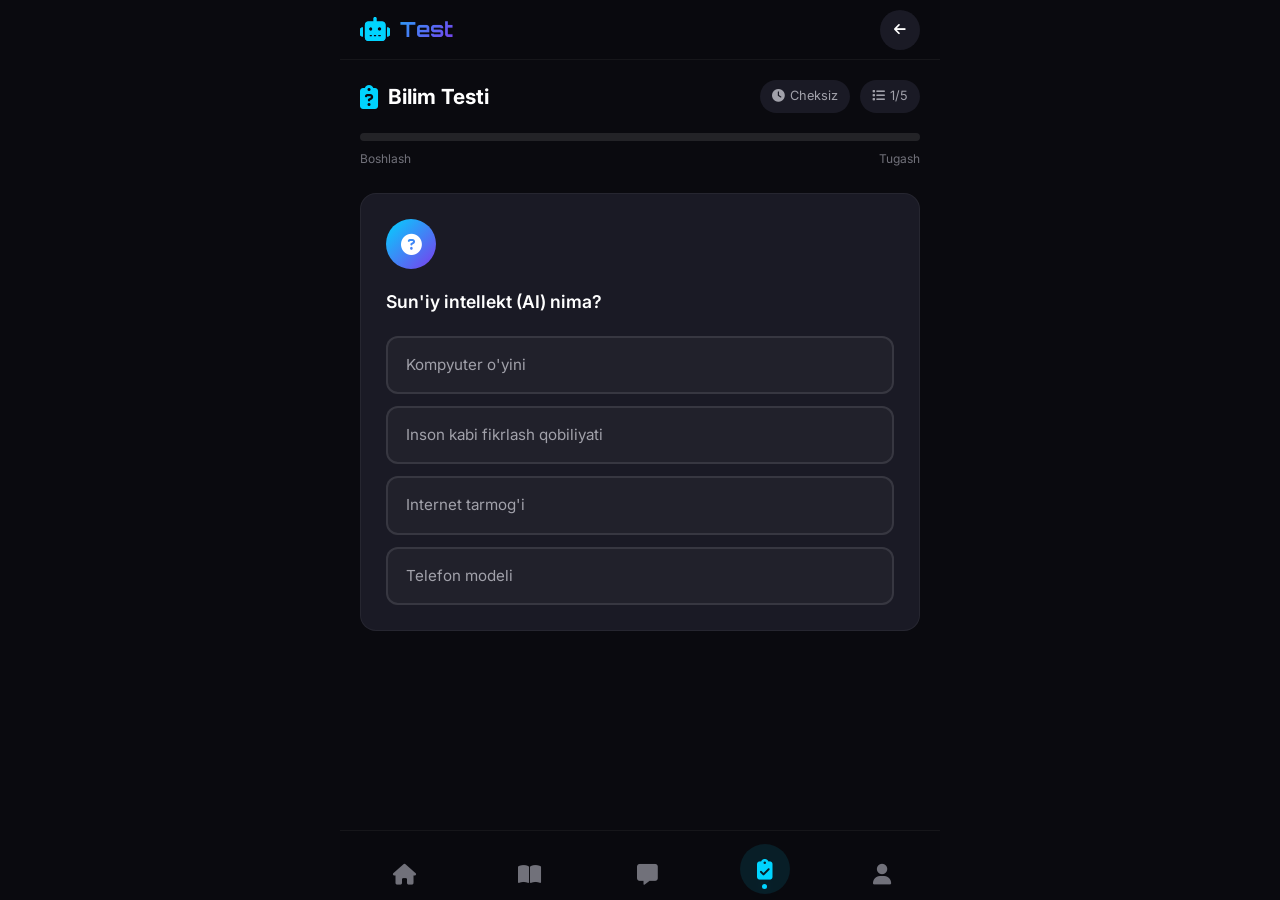
<file: test.html>
<!DOCTYPE html>
<html lang="uz">
<head>
    <meta charset="UTF-8">
    <meta name="viewport" content="width=device-width, initial-scale=1.0, maximum-scale=1.0, user-scalable=no">
    <meta name="theme-color" content="#0a0a0f">
    <title>Test - AI Life</title>
    <link rel="preconnect" href="https://fonts.googleapis.com">
    <link rel="preconnect" href="https://fonts.gstatic.com" crossorigin>
    <link href="https://fonts.googleapis.com/css2?family=Inter:wght@300;400;500;600;700;800&family=Orbitron:wght@400;500;600;700;800;900&display=swap" rel="stylesheet">
    <link rel="stylesheet" href="https://cdnjs.cloudflare.com/ajax/libs/font-awesome/6.4.0/css/all.min.css">
    <link rel="stylesheet" href="style.css">
</head>
<body>
    <div class="app-wrapper">
        <header class="app-header">
            <div class="header-container">
                <div class="header-left">
                    <div class="logo">
                        <i class="fa-solid fa-robot"></i>
                        <span>Test</span>
                    </div>
                </div>
                <div class="header-right">
                    <button class="icon-btn" onclick="window.location.href='index.html'">
                        <i class="fa-solid fa-arrow-left"></i>
                    </button>
                </div>
            </div>
        </header>

        <main class="main-content">
            <section class="page active">
                <div class="page-container">
                    <div class="quiz-header">
                        <div class="quiz-title">
                            <i class="fa-solid fa-clipboard-question"></i>
                            <h2>Bilim Testi</h2>
                        </div>
                        <div class="quiz-info">
                            <div class="info-badge">
                                <i class="fa-solid fa-clock"></i>
                                <span>Cheksiz</span>
                            </div>
                            <div class="info-badge">
                                <i class="fa-solid fa-list"></i>
                                <span id="questionCounter">1/5</span>
                            </div>
                        </div>
                    </div>

                    <div class="progress-container">
                        <div class="progress-bar">
                            <div class="progress-fill" id="quizProgress"></div>
                        </div>
                        <div class="progress-labels">
                            <span>Boshlash</span>
                            <span>Tugash</span>
                        </div>
                    </div>

                    <div id="quizQuestion" class="question-container">
                        <div class="question-card">
                            <div class="question-icon">
                                <i class="fa-solid fa-circle-question"></i>
                            </div>
                            <h3 class="question-text" id="questionText">Savol yuklanmoqda...</h3>
                            <div class="options-container" id="optionsContainer">
                            </div>
                        </div>
                    </div>

                    <div id="quizResult" class="result-container hidden">
                        <div class="result-card">
                            <div class="result-icon-wrapper">
                                <i class="fa-solid fa-trophy"></i>
                            </div>
                            <h2 class="result-title">Natija</h2>
                            <div class="score-display">
                                <span class="score-value" id="scoreValue">0</span>
                                <span class="score-total">/ 5</span>
                            </div>
                            <p class="result-message" id="resultMessage">Natija</p>
                            
                            <div class="result-stats">
                                <div class="stat-box">
                                    <div class="stat-number" id="correctCount">0</div>
                                    <div class="stat-text">To'g'ri</div>
                                </div>
                                <div class="stat-box">
                                    <div class="stat-number" id="wrongCount">0</div>
                                    <div class="stat-text">Xato</div>
                                </div>
                                <div class="stat-box">
                                    <div class="stat-number" id="percentageValue">0%</div>
                                    <div class="stat-text">Foiz</div>
                                </div>
                            </div>

                            <div class="result-actions">
                                <button class="btn btn-primary btn-full" onclick="restartQuiz()">
                                    <i class="fa-solid fa-rotate-right"></i>
                                    Qayta Topshirish
                                </button>
                                <button class="btn btn-outline btn-full" onclick="window.location.href='index.html'">
                                    <i class="fa-solid fa-house"></i>
                                    Bosh Sahifa
                                </button>
                            </div>
                        </div>
                    </div>

                    <div class="bottom-spacer"></div>
                </div>
            </section>
        </main>

        <nav class="bottom-nav">
            <div class="nav-item" onclick="window.location.href='index.html'">
                <div class="nav-icon"><i class="fa-solid fa-house"></i></div>
                <span class="nav-label">Bosh sahifa</span>
            </div>
            <div class="nav-item" onclick="window.location.href='about-ai.html'">
                <div class="nav-icon"><i class="fa-solid fa-book-open"></i></div>
                <span class="nav-label">O'rganish</span>
            </div>
            <div class="nav-item" onclick="window.location.href='chatbot.html'">
                <div class="nav-icon"><i class="fa-solid fa-message"></i></div>
                <span class="nav-label">Chat</span>
            </div>
            <div class="nav-item active" onclick="window.location.href='test.html'">
                <div class="nav-icon"><i class="fa-solid fa-clipboard-check"></i></div>
                <span class="nav-label">Test</span>
            </div>
            <div class="nav-item" onclick="window.location.href='about.html'">
                <div class="nav-icon"><i class="fa-solid fa-user"></i></div>
                <span class="nav-label">Profil</span>
            </div>
        </nav>
    </div>
    <script src="script.js"></script>
</body>
</html>
</file>
<file: style.css>
:root {
    --bg-primary: #0a0a0f;
    --bg-secondary: #12121a;
    --bg-card: #1a1a25;
    --bg-card-hover: #222230;
    --primary: #00d4ff;
    --primary-dark: #0099cc;
    --secondary: #7c3aed;
    --secondary-dark: #5b21b6;
    --accent: #f472b6;
    --success: #10b981;
    --warning: #f59e0b;
    --danger: #ef4444;
    --text-primary: #ffffff;
    --text-secondary: #a1a1aa;
    --text-muted: #71717a;
    --gradient-primary: linear-gradient(135deg, #00d4ff 0%, #7c3aed 100%);
    --gradient-secondary: linear-gradient(135deg, #7c3aed 0%, #f472b6 100%);
    --gradient-dark: linear-gradient(180deg, #0a0a0f 0%, #12121a 100%);
    --shadow-sm: 0 2px 8px rgba(0, 0, 0, 0.3);
    --shadow-md: 0 4px 16px rgba(0, 0, 0, 0.4);
    --shadow-lg: 0 8px 32px rgba(0, 0, 0, 0.5);
    --shadow-glow: 0 0 20px rgba(0, 212, 255, 0.3);
    --shadow-glow-purple: 0 0 20px rgba(124, 58, 237, 0.3);
    --header-height: 60px;
    --nav-height: 70px;
    --safe-area-bottom: env(safe-area-inset-bottom, 0px);
    --radius-sm: 8px;
    --radius-md: 12px;
    --radius-lg: 16px;
    --radius-xl: 24px;
    --radius-full: 9999px;
    --transition-fast: 0.15s ease;
    --transition-normal: 0.3s ease;
    --transition-slow: 0.5s ease;
}

* {
    margin: 0;
    padding: 0;
    box-sizing: border-box;
    -webkit-tap-highlight-color: transparent;
    -webkit-touch-callout: none;
    -webkit-user-select: none;
    user-select: none;
}

html {
    font-size: 16px;
    scroll-behavior: smooth;
}

body {
    font-family: 'Inter', -apple-system, BlinkMacSystemFont, 'Segoe UI', Roboto, sans-serif;
    background: var(--bg-primary);
    color: var(--text-primary);
    line-height: 1.6;
    overflow: hidden;
    height: 100vh;
    width: 100vw;
}

.app-wrapper {
    display: flex;
    flex-direction: column;
    height: 100%;
    max-width: 600px;
    margin: 0 auto;
    background: var(--bg-primary);
    position: relative;
    overflow: hidden;
}

.app-header {
    height: var(--header-height);
    background: rgba(10, 10, 15, 0.95);
    backdrop-filter: blur(20px);
    border-bottom: 1px solid rgba(255, 255, 255, 0.05);
    position: sticky;
    top: 0;
    z-index: 1000;
}

.header-container {
    display: flex;
    justify-content: space-between;
    align-items: center;
    height: 100%;
    padding: 0 20px;
}

.logo {
    display: flex;
    align-items: center;
    gap: 10px;
    font-family: 'Orbitron', sans-serif;
    font-weight: 700;
    font-size: 1.3rem;
    background: var(--gradient-primary);
    -webkit-background-clip: text;
    -webkit-text-fill-color: transparent;
    background-clip: text;
}

.logo i {
    font-size: 1.5rem;
    -webkit-text-fill-color: var(--primary);
}

.header-right {
    display: flex;
    align-items: center;
    gap: 15px;
}

.icon-btn {
    background: var(--bg-card);
    border: none;
    width: 40px;
    height: 40px;
    border-radius: var(--radius-full);
    color: var(--text-primary);
    display: flex;
    align-items: center;
    justify-content: center;
    cursor: pointer;
    position: relative;
    transition: var(--transition-fast);
}

.icon-btn:hover {
    background: var(--bg-card-hover);
}

.icon-btn .badge {
    position: absolute;
    top: -2px;
    right: -2px;
    background: var(--danger);
    color: white;
    font-size: 0.65rem;
    font-weight: 700;
    padding: 2px 6px;
    border-radius: var(--radius-full);
    border: 2px solid var(--bg-primary);
}

.user-avatar {
    width: 40px;
    height: 40px;
    border-radius: var(--radius-full);
    background: var(--gradient-primary);
    display: flex;
    align-items: center;
    justify-content: center;
    font-weight: 700;
    font-size: 0.9rem;
    cursor: pointer;
    transition: var(--transition-fast);
}

.user-avatar:hover {
    transform: scale(1.05);
}

.main-content {
    flex: 1;
    overflow-y: auto;
    overflow-x: hidden;
    scroll-behavior: smooth;
    -webkit-overflow-scrolling: touch;
}

.main-content::-webkit-scrollbar {
    display: none;
}

.page {
    display: none;
    animation: fadeIn 0.4s ease;
    min-height: calc(100vh - var(--header-height) - var(--nav-height));
}

.page.active {
    display: block;
}

@keyframes fadeIn {
    from {
        opacity: 0;
        transform: translateY(10px);
    }
    to {
        opacity: 1;
        transform: translateY(0);
    }
}

.page-container {
    padding: 20px;
    padding-bottom: calc(var(--safe-area-bottom) + 20px);
}

.hero-section {
    background: var(--gradient-dark);
    border-radius: var(--radius-xl);
    padding: 30px 25px;
    margin-bottom: 25px;
    position: relative;
    overflow: hidden;
    border: 1px solid rgba(255, 255, 255, 0.05);
}

.hero-badge {
    display: inline-flex;
    align-items: center;
    gap: 6px;
    background: rgba(0, 212, 255, 0.1);
    color: var(--primary);
    padding: 6px 12px;
    border-radius: var(--radius-full);
    font-size: 0.75rem;
    font-weight: 600;
    margin-bottom: 15px;
    border: 1px solid rgba(0, 212, 255, 0.2);
}

.hero-title {
    font-family: 'Orbitron', sans-serif;
    font-size: 2rem;
    font-weight: 800;
    line-height: 1.2;
    margin-bottom: 12px;
}

.gradient-text {
    background: var(--gradient-primary);
    -webkit-background-clip: text;
    -webkit-text-fill-color: transparent;
    background-clip: text;
}

.hero-description {
    color: var(--text-secondary);
    font-size: 0.95rem;
    margin-bottom: 20px;
    line-height: 1.5;
}

.hero-actions {
    display: flex;
    gap: 12px;
    flex-wrap: wrap;
}

.btn {
    display: inline-flex;
    align-items: center;
    justify-content: center;
    gap: 8px;
    padding: 12px 24px;
    border-radius: var(--radius-full);
    font-weight: 600;
    font-size: 0.9rem;
    cursor: pointer;
    transition: var(--transition-normal);
    border: none;
    font-family: inherit;
}

.btn-primary {
    background: var(--gradient-primary);
    color: var(--bg-primary);
    box-shadow: var(--shadow-glow);
}

.btn-primary:hover {
    transform: translateY(-2px);
    box-shadow: 0 0 30px rgba(0, 212, 255, 0.5);
}

.btn-outline {
    background: transparent;
    color: var(--primary);
    border: 2px solid var(--primary);
}

.btn-outline:hover {
    background: rgba(0, 212, 255, 0.1);
}

.btn-large {
    padding: 14px 28px;
    font-size: 1rem;
}

.btn-full {
    width: 100%;
}

.hero-visual {
    position: absolute;
    right: -30px;
    bottom: -30px;
    width: 150px;
    height: 150px;
}

.glow-circle {
    position: absolute;
    border-radius: 50%;
    filter: blur(40px);
    opacity: 0.5;
    animation: pulse 3s infinite ease-in-out;
}

.glow-1 {
    width: 100px;
    height: 100px;
    background: var(--primary);
    top: 0;
    right: 0;
}

.glow-2 {
    width: 80px;
    height: 80px;
    background: var(--secondary);
    bottom: 20px;
    right: 20px;
    animation-delay: 1s;
}

.hero-icon {
    position: absolute;
    right: 20px;
    bottom: 20px;
    font-size: 5rem;
    color: rgba(255, 255, 255, 0.05);
    animation: float 4s infinite ease-in-out;
}

@keyframes pulse {
    0%, 100% { transform: scale(1); opacity: 0.5; }
    50% { transform: scale(1.1); opacity: 0.7; }
}

@keyframes float {
    0%, 100% { transform: translateY(0); }
    50% { transform: translateY(-10px); }
}

.section {
    margin-bottom: 25px;
}

.section-header {
    display: flex;
    justify-content: space-between;
    align-items: center;
    margin-bottom: 15px;
}

.section-title {
    font-size: 1.2rem;
    font-weight: 700;
}

.see-all-btn {
    background: none;
    border: none;
    color: var(--primary);
    font-size: 0.85rem;
    font-weight: 600;
    cursor: pointer;
    display: flex;
    align-items: center;
    gap: 5px;
    transition: var(--transition-fast);
}

.see-all-btn:hover {
    color: var(--primary-dark);
}

.quick-grid {
    display: grid;
    grid-template-columns: repeat(4, 1fr);
    gap: 15px;
}

.quick-card {
    display: flex;
    flex-direction: column;
    align-items: center;
    gap: 8px;
    padding: 15px 10px;
    background: var(--bg-card);
    border-radius: var(--radius-lg);
    cursor: pointer;
    transition: var(--transition-normal);
    border: 1px solid rgba(255, 255, 255, 0.05);
}

.quick-card:hover {
    background: var(--bg-card-hover);
    transform: translateY(-3px);
    border-color: rgba(0, 212, 255, 0.3);
}

.quick-icon {
    width: 50px;
    height: 50px;
    border-radius: var(--radius-md);
    display: flex;
    align-items: center;
    justify-content: center;
    font-size: 1.3rem;
    color: white;
}

.quick-icon.blue { background: linear-gradient(135deg, #00d4ff, #0099cc); }
.quick-icon.purple { background: linear-gradient(135deg, #7c3aed, #5b21b6); }
.quick-icon.cyan { background: linear-gradient(135deg, #06b6d4, #0891b2); }
.quick-icon.orange { background: linear-gradient(135deg, #f59e0b, #d97706); }
.quick-icon.pink { background: linear-gradient(135deg, #f472b6, #db2777); }
.quick-icon.green { background: linear-gradient(135deg, #10b981, #059669); }

.quick-label {
    font-size: 0.75rem;
    font-weight: 500;
    color: var(--text-secondary);
    text-align: center;
}

.featured-cards {
    display: flex;
    flex-direction: column;
    gap: 12px;
}

.featured-card {
    display: flex;
    align-items: center;
    gap: 15px;
    padding: 18px;
    background: var(--bg-card);
    border-radius: var(--radius-lg);
    cursor: pointer;
    transition: var(--transition-normal);
    border: 1px solid rgba(255, 255, 255, 0.05);
}

.featured-card:hover {
    background: var(--bg-card-hover);
    border-color: rgba(0, 212, 255, 0.3);
}

.featured-icon {
    width: 50px;
    height: 50px;
    border-radius: var(--radius-md);
    background: var(--gradient-primary);
    display: flex;
    align-items: center;
    justify-content: center;
    font-size: 1.3rem;
    color: white;
    flex-shrink: 0;
}

.featured-content {
    flex: 1;
}

.featured-content h3 {
    font-size: 1rem;
    font-weight: 600;
    margin-bottom: 4px;
}

.featured-content p {
    font-size: 0.8rem;
    color: var(--text-muted);
}

.featured-arrow {
    color: var(--text-muted);
    font-size: 0.9rem;
}

.stats-container {
    display: flex;
    justify-content: space-around;
    align-items: center;
    padding: 20px;
    background: var(--bg-card);
    border-radius: var(--radius-lg);
    border: 1px solid rgba(255, 255, 255, 0.05);
}

.stat-item {
    text-align: center;
}

.stat-value {
    font-family: 'Orbitron', sans-serif;
    font-size: 1.5rem;
    font-weight: 700;
    color: var(--primary);
    margin-bottom: 5px;
}

.stat-label {
    font-size: 0.75rem;
    color: var(--text-muted);
}

.stat-divider {
    width: 1px;
    height: 40px;
    background: rgba(255, 255, 255, 0.1);
}

.content-card {
    background: var(--bg-card);
    border-radius: var(--radius-lg);
    margin-bottom: 15px;
    border: 1px solid rgba(255, 255, 255, 0.05);
    overflow: hidden;
}

.card-header {
    display: flex;
    align-items: center;
    gap: 15px;
    padding: 20px;
    border-bottom: 1px solid rgba(255, 255, 255, 0.05);
}

.card-icon-wrapper {
    width: 45px;
    height: 45px;
    border-radius: var(--radius-md);
    display: flex;
    align-items: center;
    justify-content: center;
    font-size: 1.2rem;
    color: white;
    flex-shrink: 0;
}

.card-icon-wrapper.blue { background: linear-gradient(135deg, #00d4ff, #0099cc); }
.card-icon-wrapper.purple { background: linear-gradient(135deg, #7c3aed, #5b21b6); }
.card-icon-wrapper.cyan { background: linear-gradient(135deg, #06b6d4, #0891b2); }
.card-icon-wrapper.orange { background: linear-gradient(135deg, #f59e0b, #d97706); }

.card-title-group h3 {
    font-size: 1.1rem;
    font-weight: 600;
    margin-bottom: 3px;
}

.card-subtitle {
    font-size: 0.8rem;
    color: var(--text-muted);
}

.card-body {
    padding: 20px;
}

.card-text {
    color: var(--text-secondary);
    font-size: 0.95rem;
    line-height: 1.6;
    margin-bottom: 15px;
}

.info-tags {
    display: flex;
    flex-wrap: wrap;
    gap: 8px;
}

.info-tag {
    background: rgba(0, 212, 255, 0.1);
    color: var(--primary);
    padding: 6px 12px;
    border-radius: var(--radius-full);
    font-size: 0.8rem;
    font-weight: 500;
    border: 1px solid rgba(0, 212, 255, 0.2);
}

.process-flow {
    display: flex;
    flex-direction: column;
    gap: 0;
}

.process-step {
    display: flex;
    align-items: flex-start;
    gap: 15px;
}

.step-number {
    width: 35px;
    height: 35px;
    border-radius: var(--radius-full);
    background: var(--gradient-primary);
    display: flex;
    align-items: center;
    justify-content: center;
    font-weight: 700;
    font-size: 0.9rem;
    flex-shrink: 0;
}

.step-content h4 {
    font-size: 0.95rem;
    font-weight: 600;
    margin-bottom: 3px;
}

.step-content p {
    font-size: 0.85rem;
    color: var(--text-muted);
}

.process-connector {
    width: 2px;
    height: 20px;
    background: rgba(255, 255, 255, 0.1);
    margin: 5px 0 5px 17px;
}

.type-grid {
    display: grid;
    grid-template-columns: repeat(3, 1fr);
    gap: 12px;
}

.type-item {
    text-align: center;
    padding: 15px 10px;
    background: rgba(255, 255, 255, 0.03);
    border-radius: var(--radius-md);
    border: 1px solid rgba(255, 255, 255, 0.05);
}

.type-emoji {
    font-size: 2rem;
    margin-bottom: 8px;
}

.type-item h4 {
    font-size: 0.85rem;
    font-weight: 600;
    margin-bottom: 5px;
}

.type-item p {
    font-size: 0.7rem;
    color: var(--text-muted);
    line-height: 1.4;
}

.fact-list {
    list-style: none;
}

.fact-list li {
    display: flex;
    align-items: flex-start;
    gap: 12px;
    padding: 10px 0;
    border-bottom: 1px solid rgba(255, 255, 255, 0.05);
}

.fact-list li:last-child {
    border-bottom: none;
}

.fact-list i {
    color: var(--success);
    font-size: 1rem;
    margin-top: 2px;
    flex-shrink: 0;
}

.fact-list span {
    font-size: 0.9rem;
    color: var(--text-secondary);
}

.category-header {
    display: flex;
    align-items: center;
    gap: 15px;
    padding: 20px 0;
    margin-bottom: 10px;
}

.category-icon {
    width: 50px;
    height: 50px;
    border-radius: var(--radius-md);
    background: var(--gradient-primary);
    display: flex;
    align-items: center;
    justify-content: center;
    font-size: 1.5rem;
    color: white;
    flex-shrink: 0;
}

.category-header h2 {
    font-size: 1.3rem;
    font-weight: 700;
    margin-bottom: 3px;
}

.category-header p {
    font-size: 0.85rem;
    color: var(--text-muted);
}

.feature-list {
    display: flex;
    flex-direction: column;
    gap: 10px;
    margin-bottom: 25px;
}

.feature-item {
    display: flex;
    align-items: center;
    gap: 15px;
    padding: 15px;
    background: var(--bg-card);
    border-radius: var(--radius-md);
    cursor: pointer;
    transition: var(--transition-fast);
    border: 1px solid rgba(255, 255, 255, 0.05);
}

.feature-item:hover {
    background: var(--bg-card-hover);
    border-color: rgba(0, 212, 255, 0.2);
}

.feature-icon {
    width: 45px;
    height: 45px;
    border-radius: var(--radius-md);
    display: flex;
    align-items: center;
    justify-content: center;
    font-size: 1.1rem;
    color: white;
    flex-shrink: 0;
}

.feature-icon.blue { background: linear-gradient(135deg, #00d4ff, #0099cc); }
.feature-icon.purple { background: linear-gradient(135deg, #7c3aed, #5b21b6); }
.feature-icon.cyan { background: linear-gradient(135deg, #06b6d4, #0891b2); }
.feature-icon.orange { background: linear-gradient(135deg, #f59e0b, #d97706); }
.feature-icon.green { background: linear-gradient(135deg, #10b981, #059669); }

.feature-content {
    flex: 1;
}

.feature-content h4 {
    font-size: 0.95rem;
    font-weight: 600;
    margin-bottom: 3px;
}

.feature-content p {
    font-size: 0.8rem;
    color: var(--text-muted);
}

.feature-arrow {
    color: var(--text-muted);
    font-size: 0.85rem;
}

.chat-container {
    display: flex;
    flex-direction: column;
    height: calc(100vh - var(--header-height) - var(--nav-height));
    padding: 0;
}

.chat-window {
    flex: 1;
    overflow-y: auto;
    padding: 20px;
    display: flex;
    flex-direction: column;
    gap: 15px;
}

.chat-message {
    display: flex;
    gap: 12px;
    animation: messageSlide 0.3s ease;
}

@keyframes messageSlide {
    from {
        opacity: 0;
        transform: translateY(10px);
    }
    to {
        opacity: 1;
        transform: translateY(0);
    }
}

.chat-message.bot {
    align-items: flex-start;
}

.chat-message.user {
    flex-direction: row-reverse;
    align-items: flex-end;
}

.message-avatar {
    width: 35px;
    height: 35px;
    border-radius: var(--radius-full);
    background: var(--gradient-primary);
    display: flex;
    align-items: center;
    justify-content: center;
    font-size: 0.9rem;
    color: white;
    flex-shrink: 0;
}

.message-content {
    max-width: 75%;
}

.message-bubble {
    background: var(--bg-card);
    padding: 12px 16px;
    border-radius: var(--radius-lg);
    font-size: 0.9rem;
    line-height: 1.5;
    color: var(--text-secondary);
}

.chat-message.user .message-bubble {
    background: var(--gradient-primary);
    color: var(--bg-primary);
    border-bottom-right-radius: 4px;
}

.chat-message.bot .message-bubble {
    border-bottom-left-radius: 4px;
}

.message-time {
    font-size: 0.7rem;
    color: var(--text-muted);
    margin-top: 5px;
    padding: 0 5px;
}

.chat-suggestions {
    display: flex;
    gap: 10px;
    padding: 15px 20px;
    overflow-x: auto;
    border-top: 1px solid rgba(255, 255, 255, 0.05);
}

.chat-suggestions::-webkit-scrollbar {
    display: none;
}

.suggestion-chip {
    background: var(--bg-card);
    border: 1px solid rgba(0, 212, 255, 0.2);
    color: var(--primary);
    padding: 8px 16px;
    border-radius: var(--radius-full);
    font-size: 0.85rem;
    font-weight: 500;
    cursor: pointer;
    white-space: nowrap;
    display: flex;
    align-items: center;
    gap: 6px;
    transition: var(--transition-fast);
}

.suggestion-chip:hover {
    background: rgba(0, 212, 255, 0.1);
}

.chat-input-container {
    display: flex;
    gap: 10px;
    padding: 15px 20px;
    background: var(--bg-secondary);
    border-top: 1px solid rgba(255, 255, 255, 0.05);
}

.input-wrapper {
    flex: 1;
    display: flex;
    align-items: center;
    background: var(--bg-card);
    border-radius: var(--radius-full);
    padding: 5px 15px;
    border: 1px solid rgba(255, 255, 255, 0.05);
}

.input-wrapper input {
    flex: 1;
    background: none;
    border: none;
    padding: 10px 5px;
    color: var(--text-primary);
    font-size: 0.95rem;
    outline: none;
}

.input-wrapper input::placeholder {
    color: var(--text-muted);
}

.attach-btn {
    background: none;
    border: none;
    color: var(--text-muted);
    cursor: pointer;
    padding: 5px;
}

.send-btn {
    width: 45px;
    height: 45px;
    border-radius: var(--radius-full);
    background: var(--gradient-primary);
    border: none;
    color: var(--bg-primary);
    font-size: 1.1rem;
    cursor: pointer;
    display: flex;
    align-items: center;
    justify-content: center;
    transition: var(--transition-fast);
}

.send-btn:hover {
    transform: scale(1.05);
}

.send-btn:active {
    transform: scale(0.95);
}

.quiz-header {
    display: flex;
    justify-content: space-between;
    align-items: center;
    margin-bottom: 20px;
}

.quiz-title {
    display: flex;
    align-items: center;
    gap: 10px;
}

.quiz-title i {
    font-size: 1.5rem;
    color: var(--primary);
}

.quiz-title h2 {
    font-size: 1.3rem;
    font-weight: 700;
}

.quiz-info {
    display: flex;
    gap: 10px;
}

.info-badge {
    background: var(--bg-card);
    padding: 6px 12px;
    border-radius: var(--radius-full);
    font-size: 0.8rem;
    display: flex;
    align-items: center;
    gap: 5px;
    color: var(--text-secondary);
}

.progress-container {
    margin-bottom: 25px;
}

.progress-bar {
    height: 8px;
    background: rgba(255, 255, 255, 0.1);
    border-radius: var(--radius-full);
    overflow: hidden;
    margin-bottom: 8px;
}

.progress-fill {
    height: 100%;
    background: var(--gradient-primary);
    border-radius: var(--radius-full);
    transition: width 0.5s ease;
    width: 0%;
}

.progress-labels {
    display: flex;
    justify-content: space-between;
    font-size: 0.75rem;
    color: var(--text-muted);
}

.question-container {
    margin-bottom: 20px;
}

.question-card {
    background: var(--bg-card);
    border-radius: var(--radius-lg);
    padding: 25px;
    border: 1px solid rgba(255, 255, 255, 0.05);
}

.question-icon {
    width: 50px;
    height: 50px;
    border-radius: var(--radius-full);
    background: var(--gradient-primary);
    display: flex;
    align-items: center;
    justify-content: center;
    font-size: 1.3rem;
    color: white;
    margin-bottom: 20px;
}

.question-text {
    font-size: 1.1rem;
    font-weight: 600;
    margin-bottom: 20px;
    line-height: 1.5;
}

.options-container {
    display: flex;
    flex-direction: column;
    gap: 12px;
}

.option-item {
    background: rgba(255, 255, 255, 0.03);
    border: 2px solid rgba(255, 255, 255, 0.1);
    padding: 15px 18px;
    border-radius: var(--radius-md);
    cursor: pointer;
    transition: var(--transition-fast);
    font-size: 0.95rem;
    color: var(--text-secondary);
}

.option-item:hover {
    border-color: rgba(0, 212, 255, 0.3);
    background: rgba(0, 212, 255, 0.05);
}

.option-item.selected {
    border-color: var(--primary);
    background: rgba(0, 212, 255, 0.1);
    color: var(--primary);
}

.option-item.correct {
    border-color: var(--success);
    background: rgba(16, 185, 129, 0.1);
    color: var(--success);
}

.option-item.wrong {
    border-color: var(--danger);
    background: rgba(239, 68, 68, 0.1);
    color: var(--danger);
}

.result-container {
    animation: fadeIn 0.5s ease;
}

.result-card {
    background: var(--bg-card);
    border-radius: var(--radius-xl);
    padding: 40px 25px;
    text-align: center;
    border: 1px solid rgba(255, 255, 255, 0.05);
}

.result-icon-wrapper {
    width: 100px;
    height: 100px;
    border-radius: var(--radius-full);
    background: var(--gradient-primary);
    display: flex;
    align-items: center;
    justify-content: center;
    font-size: 3rem;
    color: white;
    margin: 0 auto 25px;
    box-shadow: var(--shadow-glow);
}

.result-title {
    font-size: 1.5rem;
    font-weight: 700;
    margin-bottom: 15px;
}

.score-display {
    display: flex;
    align-items: baseline;
    justify-content: center;
    gap: 5px;
    margin-bottom: 15px;
}

.score-value {
    font-family: 'Orbitron', sans-serif;
    font-size: 3.5rem;
    font-weight: 800;
    background: var(--gradient-primary);
    -webkit-background-clip: text;
    -webkit-text-fill-color: transparent;
    background-clip: text;
}

.score-total {
    font-size: 1.5rem;
    color: var(--text-muted);
}

.result-message {
    color: var(--text-secondary);
    font-size: 1rem;
    margin-bottom: 30px;
}

.result-stats {
    display: flex;
    justify-content: space-around;
    margin-bottom: 30px;
    padding: 20px;
    background: rgba(255, 255, 255, 0.03);
    border-radius: var(--radius-lg);
}

.stat-box {
    text-align: center;
}

.stat-number {
    font-family: 'Orbitron', sans-serif;
    font-size: 1.5rem;
    font-weight: 700;
    color: var(--primary);
    margin-bottom: 5px;
}

.stat-text {
    font-size: 0.8rem;
    color: var(--text-muted);
}

.result-actions {
    display: flex;
    flex-direction: column;
    gap: 12px;
}

.hidden {
    display: none !important;
}

.gallery-header {
    text-align: center;
    margin-bottom: 25px;
}

.gallery-header h2 {
    font-size: 1.5rem;
    font-weight: 700;
    margin-bottom: 8px;
}

.gallery-header p {
    color: var(--text-muted);
    font-size: 0.9rem;
}

.gallery-filter {
    display: flex;
    gap: 10px;
    margin-bottom: 20px;
    overflow-x: auto;
    padding-bottom: 5px;
}

.gallery-filter::-webkit-scrollbar {
    display: none;
}

.filter-btn {
    background: var(--bg-card);
    border: 1px solid rgba(255, 255, 255, 0.1);
    color: var(--text-secondary);
    padding: 8px 16px;
    border-radius: var(--radius-full);
    font-size: 0.85rem;
    font-weight: 500;
    cursor: pointer;
    white-space: nowrap;
    transition: var(--transition-fast);
}

.filter-btn.active {
    background: var(--gradient-primary);
    color: var(--bg-primary);
    border-color: transparent;
}

.gallery-grid {
    display: grid;
    grid-template-columns: repeat(2, 1fr);
    gap: 12px;
}

.gallery-item {
    position: relative;
    border-radius: var(--radius-lg);
    overflow: hidden;
    aspect-ratio: 1;
    cursor: pointer;
}

.gallery-item img {
    width: 100%;
    height: 100%;
    object-fit: cover;
    transition: transform 0.5s ease;
}

.gallery-item:hover img {
    transform: scale(1.1);
}

.gallery-overlay {
    position: absolute;
    inset: 0;
    background: linear-gradient(to top, rgba(0, 0, 0, 0.9), transparent);
    display: flex;
    flex-direction: column;
    justify-content: flex-end;
    padding: 15px;
    opacity: 0;
    transition: var(--transition-normal);
}

.gallery-item:hover .gallery-overlay {
    opacity: 1;
}

.overlay-content h4 {
    font-size: 1rem;
    font-weight: 600;
    margin-bottom: 3px;
}

.overlay-content p {
    font-size: 0.8rem;
    color: var(--text-secondary);
}

.overlay-actions {
    display: flex;
    gap: 10px;
    margin-top: 10px;
}

.overlay-actions button {
    width: 35px;
    height: 35px;
    border-radius: var(--radius-full);
    background: rgba(255, 255, 255, 0.2);
    backdrop-filter: blur(10px);
    border: none;
    color: white;
    cursor: pointer;
    display: flex;
    align-items: center;
    justify-content: center;
    transition: var(--transition-fast);
}

.overlay-actions button:hover {
    background: rgba(255, 255, 255, 0.3);
}

.future-header {
    text-align: center;
    margin-bottom: 30px;
}

.future-header h2 {
    font-size: 1.5rem;
    font-weight: 700;
    margin-bottom: 8px;
}

.future-header p {
    color: var(--text-muted);
    font-size: 0.9rem;
}

.timeline {
    position: relative;
    padding-left: 30px;
}

.timeline-item {
    position: relative;
    margin-bottom: 30px;
}

.timeline-marker {
    position: absolute;
    left: -30px;
    top: 0;
}

.marker-dot {
    width: 16px;
    height: 16px;
    border-radius: var(--radius-full);
    background: var(--gradient-primary);
    border: 3px solid var(--bg-primary);
    box-shadow: var(--shadow-glow);
}

.marker-line {
    width: 2px;
    height: calc(100% + 30px);
    background: rgba(255, 255, 255, 0.1);
    position: absolute;
    left: 7px;
    top: 16px;
}

.timeline-item:last-child .marker-line {
    display: none;
}

.timeline-content {
    background: var(--bg-card);
    border-radius: var(--radius-lg);
    padding: 20px;
    border: 1px solid rgba(255, 255, 255, 0.05);
}

.timeline-year {
    display: inline-block;
    background: var(--gradient-primary);
    color: var(--bg-primary);
    padding: 4px 12px;
    border-radius: var(--radius-full);
    font-size: 0.8rem;
    font-weight: 700;
    margin-bottom: 10px;
}

.timeline-content h3 {
    font-size: 1.1rem;
    font-weight: 600;
    margin-bottom: 8px;
}

.timeline-content p {
    color: var(--text-secondary);
    font-size: 0.9rem;
    margin-bottom: 12px;
    line-height: 1.5;
}

.timeline-tags {
    display: flex;
    flex-wrap: wrap;
    gap: 8px;
}

.timeline-tag {
    background: rgba(255, 255, 255, 0.05);
    color: var(--text-secondary);
    padding: 4px 10px;
    border-radius: var(--radius-full);
    font-size: 0.75rem;
}

.future-quote {
    text-align: center;
    padding: 30px 20px;
    background: var(--bg-card);
    border-radius: var(--radius-lg);
    margin-top: 30px;
    border: 1px solid rgba(255, 255, 255, 0.05);
}

.future-quote i {
    color: var(--primary);
    font-size: 1.5rem;
    margin: 0 10px;
}

.future-quote p {
    font-size: 1.1rem;
    font-style: italic;
    color: var(--text-secondary);
    margin: 15px 0;
    line-height: 1.6;
}

.profile-header {
    text-align: center;
    padding: 30px 20px;
    background: var(--gradient-dark);
    border-radius: var(--radius-xl);
    margin-bottom: 20px;
    border: 1px solid rgba(255, 255, 255, 0.05);
}

.profile-avatar {
    width: 100px;
    height: 100px;
    border-radius: var(--radius-full);
    background: var(--gradient-primary);
    display: flex;
    align-items: center;
    justify-content: center;
    font-size: 2.5rem;
    font-weight: 700;
    color: white;
    margin: 0 auto 15px;
    box-shadow: var(--shadow-glow);
}

.profile-header h2 {
    font-size: 1.5rem;
    font-weight: 700;
    margin-bottom: 5px;
}

.profile-role {
    color: var(--primary);
    font-size: 0.9rem;
    font-weight: 500;
}

.goal-list {
    list-style: none;
}

.goal-list li {
    display: flex;
    align-items: center;
    gap: 12px;
    padding: 12px 0;
    border-bottom: 1px solid rgba(255, 255, 255, 0.05);
}

.goal-list li:last-child {
    border-bottom: none;
}

.goal-icon {
    width: 25px;
    height: 25px;
    border-radius: var(--radius-full);
    background: var(--success);
    color: white;
    display: flex;
    align-items: center;
    justify-content: center;
    font-size: 0.8rem;
    font-weight: 700;
    flex-shrink: 0;
}

.goal-text {
    color: var(--text-secondary);
    font-size: 0.95rem;
}

.contact-list {
    margin-bottom: 20px;
}

.contact-item {
    display: flex;
    align-items: center;
    gap: 12px;
    padding: 12px 0;
    color: var(--text-secondary);
    font-size: 0.95rem;
}

.contact-item i {
    color: var(--primary);
    width: 20px;
}

.social-links {
    display: flex;
    justify-content: center;
    gap: 15px;
}

.social-btn {
    width: 45px;
    height: 45px;
    border-radius: var(--radius-full);
    background: var(--bg-card);
    border: 1px solid rgba(255, 255, 255, 0.1);
    color: var(--text-secondary);
    display: flex;
    align-items: center;
    justify-content: center;
    font-size: 1.2rem;
    cursor: pointer;
    transition: var(--transition-fast);
}

.social-btn:hover {
    background: var(--gradient-primary);
    color: var(--bg-primary);
    border-color: transparent;
    transform: translateY(-3px);
}

.app-version {
    text-align: center;
    padding: 30px 20px;
    color: var(--text-muted);
    font-size: 0.85rem;
}

.app-version p {
    margin-bottom: 5px;
}

.bottom-nav {
    position: absolute;
    bottom: 0;
    left: 0;
    right: 0;
    height: calc(var(--nav-height) + var(--safe-area-bottom));
    background: rgba(10, 10, 15, 0.95);
    backdrop-filter: blur(20px);
    border-top: 1px solid rgba(255, 255, 255, 0.05);
    display: flex;
    justify-content: space-around;
    align-items: flex-start;
    padding-top: 10px;
    padding-bottom: var(--safe-area-bottom);
    z-index: 1000;
}

.nav-item {
    display: flex;
    flex-direction: column;
    align-items: center;
    gap: 5px;
    padding: 8px 15px;
    cursor: pointer;
    transition: var(--transition-normal);
    color: var(--text-muted);
}

.nav-item.active {
    color: var(--primary);
}

.nav-icon {
    width: 50px;
    height: 50px;
    border-radius: var(--radius-full);
    display: flex;
    align-items: center;
    justify-content: center;
    font-size: 1.3rem;
    transition: var(--transition-normal);
    position: relative;
}

.nav-item.active .nav-icon {
    background: rgba(0, 212, 255, 0.1);
    transform: translateY(-5px);
}

.nav-item.active .nav-icon::after {
    content: '';
    position: absolute;
    bottom: 5px;
    width: 5px;
    height: 5px;
    border-radius: var(--radius-full);
    background: var(--primary);
    box-shadow: var(--shadow-glow);
}

.nav-label {
    font-size: 0.7rem;
    font-weight: 500;
}

.bottom-spacer {
    height: calc(var(--nav-height) + var(--safe-area-bottom));
}

@media (max-width: 375px) {
    .hero-title {
        font-size: 1.7rem;
    }
    .quick-grid {
        grid-template-columns: repeat(2, 1fr);
    }
    .type-grid {
        grid-template-columns: 1fr;
    }
    .gallery-grid {
        grid-template-columns: 1fr;
    }
}

.text-center { text-align: center; }
.mt-10 { margin-top: 10px; }
.mt-20 { margin-top: 20px; }
.mb-10 { margin-bottom: 10px; }
.mb-20 { margin-bottom: 20px; }
</file>
